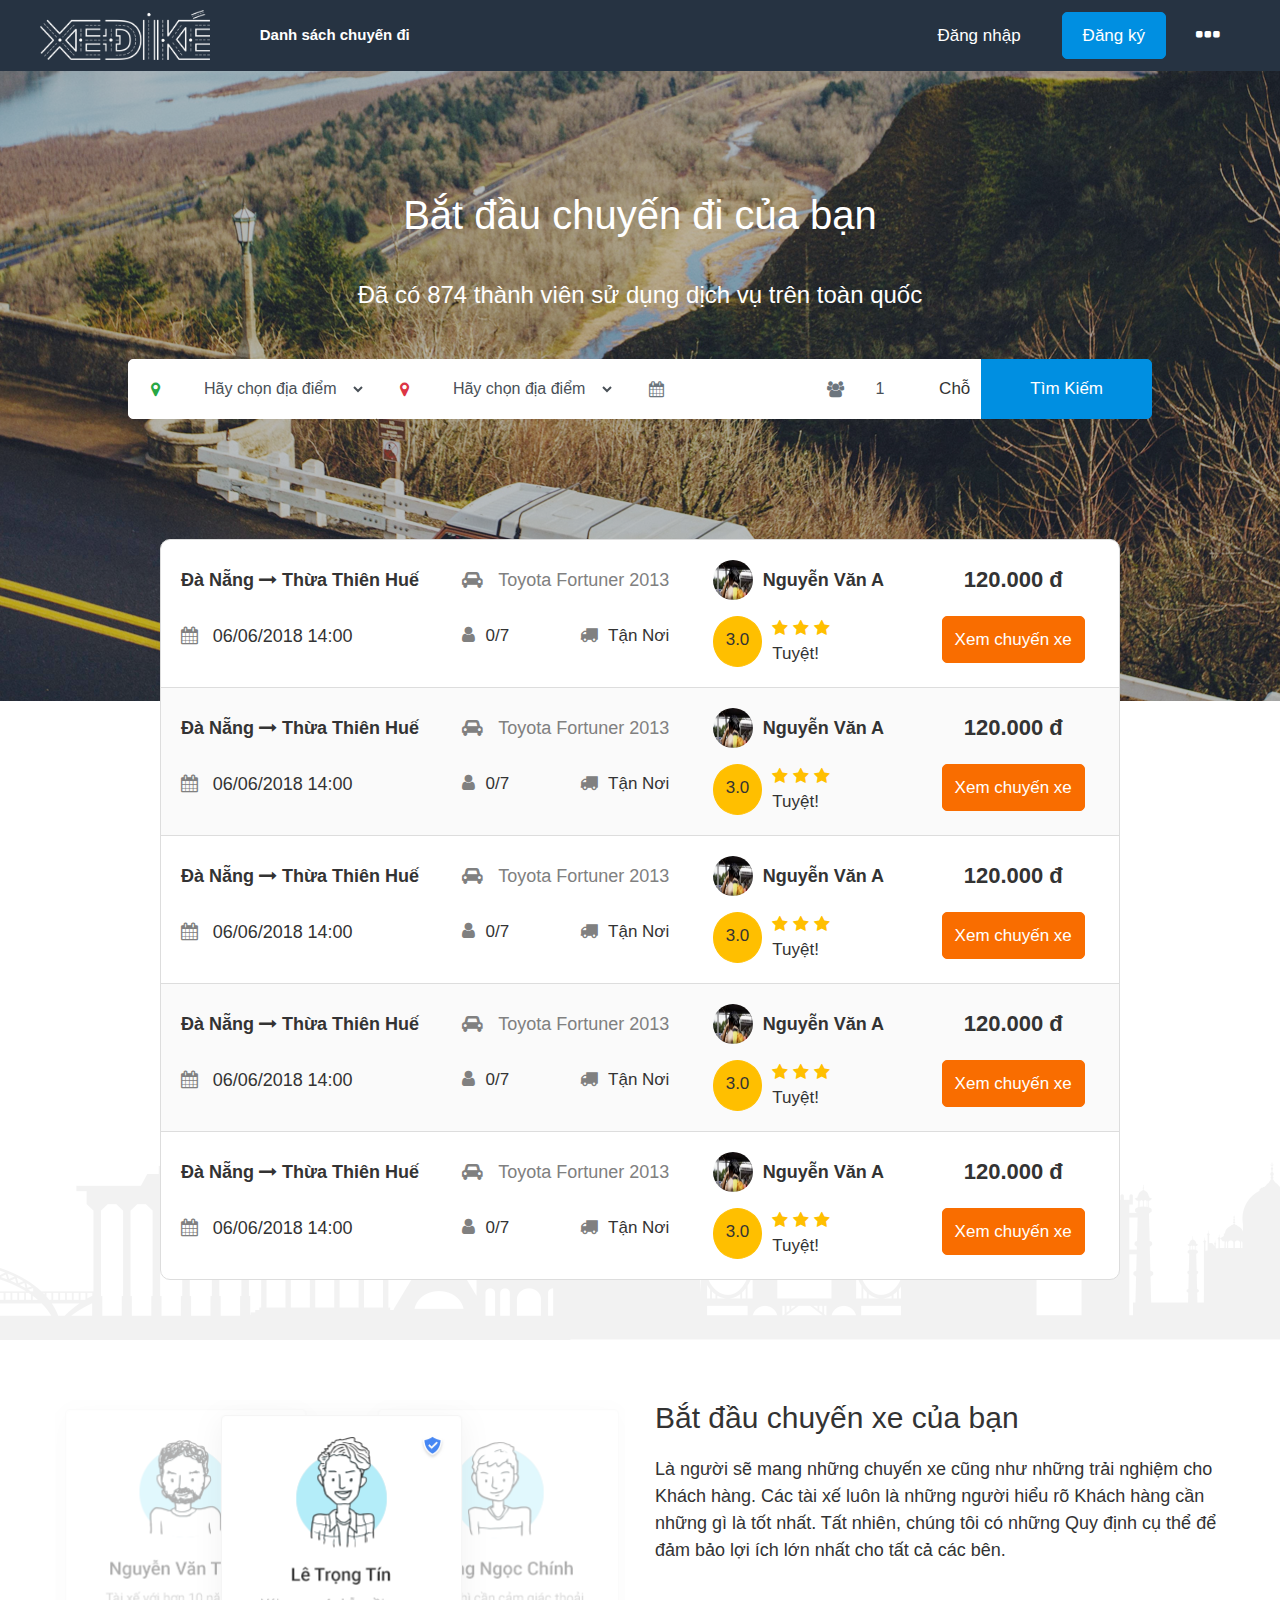
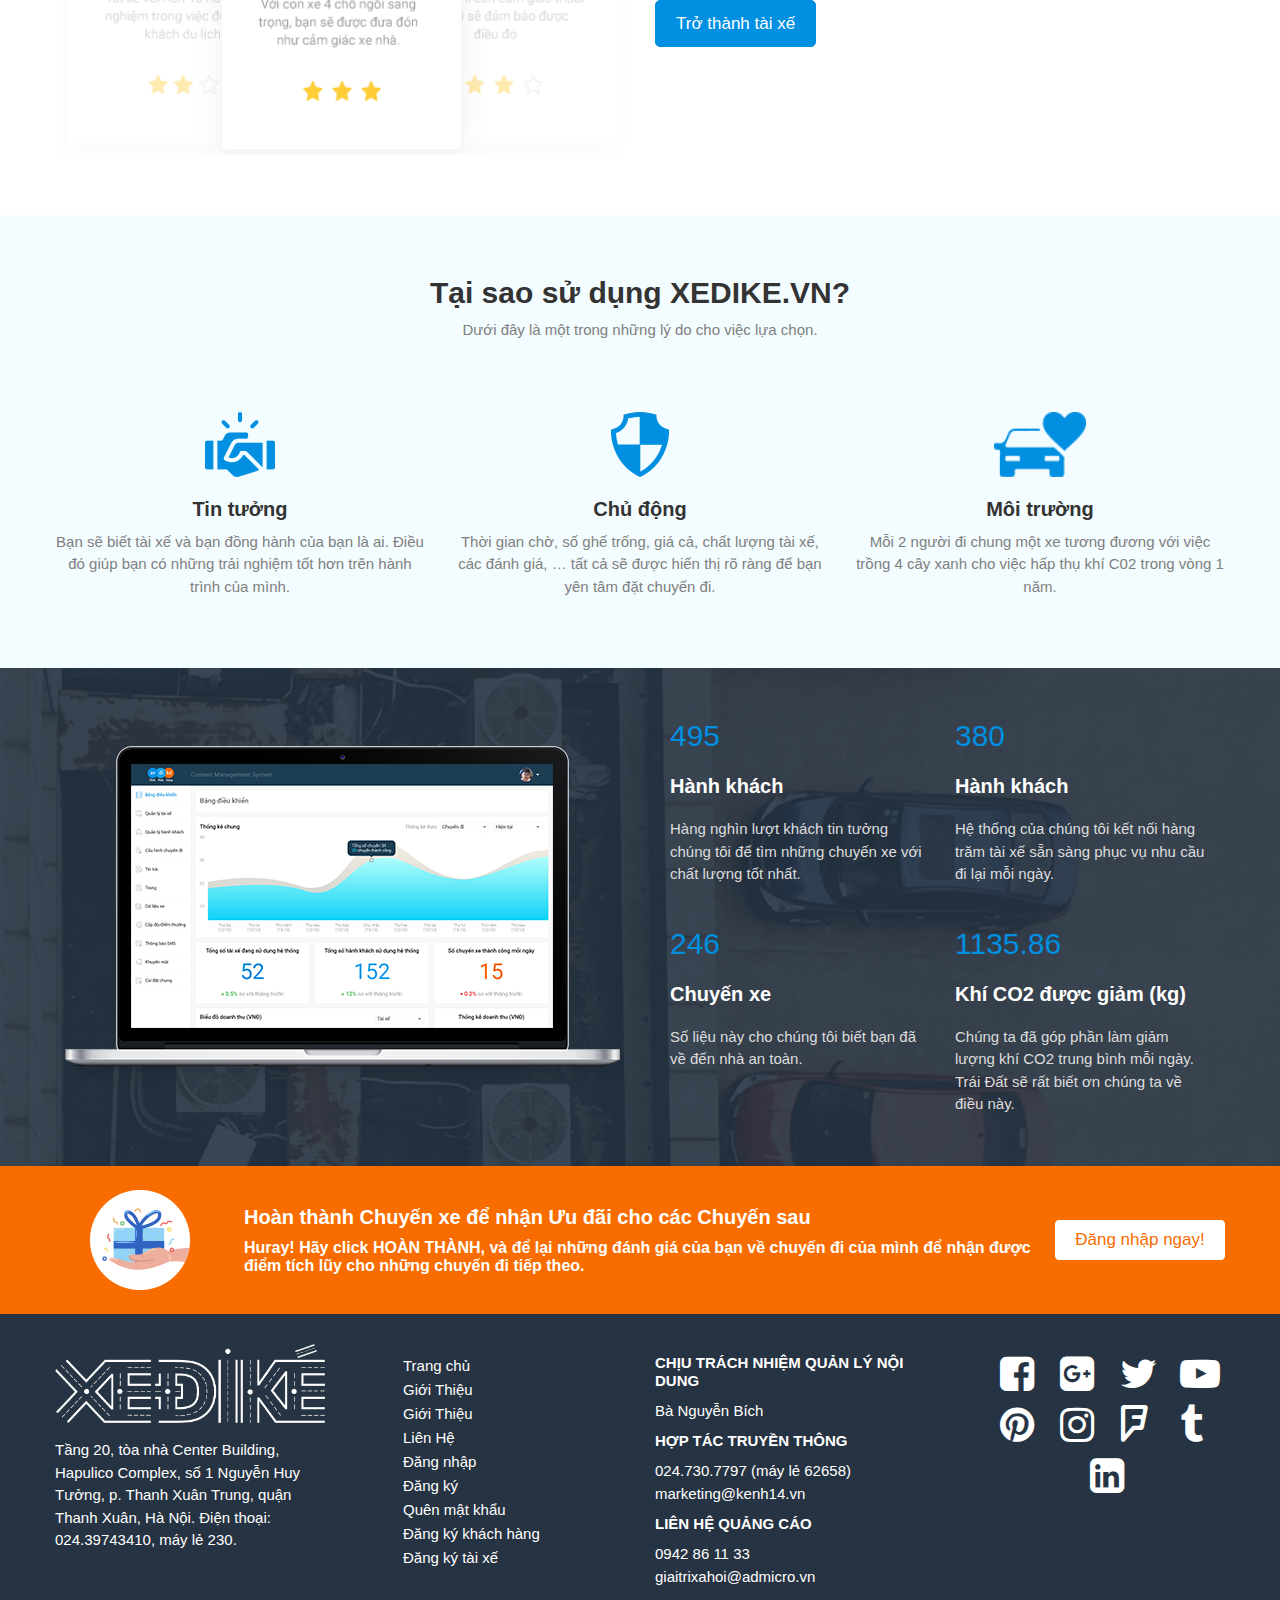
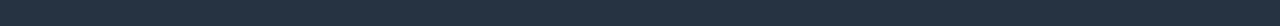
<file: index.html>
<!DOCTYPE html>
<html lang="en">

<head>
    <meta charset="UTF-8">
    <meta name="viewport" content="width=device-width, initial-scale=1.0">
    <meta http-equiv="X-UA-Compatible" content="ie=edge">
    <title>Xe đi ké</title>

    <link rel="stylesheet" href="https://cdnjs.cloudflare.com/ajax/libs/font-awesome/4.7.0/css/font-awesome.min.css">
    <link rel="stylesheet" href="css/bootstrap.min.css">
    <link rel="stylesheet" href="css/animate.css">

    <link rel="stylesheet" href="css/style.css">
    <link href="css/datepicker.min.css" rel="stylesheet" type="text/css">


</head>

<body>


    <section id="header">
        <nav class="navbar navbar--config bg-black navbar-dark">
            <a class="navbar-brand" href="#">
                <img src="img/img_logo_menu_white.png" class="">
            </a>
            <ul class="navbar-nav mr-auto align-items-center ul-left">
                <li class="nav-item text-center py-0">
                    <a class="nav-link" href="#">Danh sách chuyến đi</a>
                </li>
            </ul>

            <div class="d-flex right-menu ml-auto align-items-center ">
                <div class="right-menu-login">
                    <button class="op-modal" data-toggle="modal" data-target="#dangnhapmodal">Đăng nhập</button>
                </div>
                <div class="right-menu-signup">
                    <button class="op-modal" data-toggle="modal" data-target="#dangkymodal">Đăng ký</button>
                </div>
                <div class="right-menu-dropdown dropdown">
                    <a class="text-white" href="#" role="button" id="dropdownMenuLink" data-toggle="dropdown" aria-haspopup="false">
                        <i class="fa fa-ellipsis-h"></i>
                    </a>
                    <div class="dropdown-menu dropdown-menu-right" aria-labelledby="dropdownMenuLink">
                        <a class="dropdown-item" href="#">Số điện thoại : 0123456798</a>
                        <a class="dropdown-item" href="#">Liên hệ</a>
                    </div>
                </div>
            </div>
        </nav>
    </section>

    <!--Modal-->
    <div class="modal fade" id="dangnhapmodal">
        <div class="modal-dialog modal-lg">
            <div class="modal-content">
                <button class="close button-close" data-dismiss="modal">&times;</button>
                <div class="modal-body p-0">
                    <div class="contain-modal">

                        <h2 class="text-center">Đăng nhập</h2>
                        <p class="text-center">Bạn chưa có tài khoản?
                            <a href="" class="op-modal" data-toggle="modal" data-target="#dangkymodal" data-dismiss="modal">Đăng ký</a>
                        </p>
                        <form action="">
                            <div class="form-group input-f">
                                <input type="text" class="form-control" placeholder="Tên tài khoản">
                            </div>

                            <div class="form-group input-f">
                                <input type="text" class="form-control" placeholder="Mật khẩu">
                            </div>

                            <div class="checkbox-login d-flex form-group">
                                <div class="text-left w-50">
                                    <input type="checkbox" class="ml-2">
                                    <span class="pl-2">Ghi nhớ tài khoản</span>
                                </div>
                                <div class="text-right w-50">
                                    <a href="" class="op-modal" data-toggle="modal" data-target="#quen-matkhaumodal" data-dismiss="modal">Quên mật khẩu?</a>
                                </div>
                            </div>
                            <div class="form-group ">
                                <button class="btn form-control btn-login">Đăng nhập</button>
                            </div>
                            <div class="form-group">
                                <div class="title-with-line text-center">
                                    <span>Chỉ dành cho hành khách</span>
                                </div>
                            </div>
                            <div class="form-group">
                                <button class="btn form-control btn-login-fb">
                                    <i class="fa fa-facebook"></i>Đăng nhập bằng
                                    <span>Facebook</span>
                                </button>

                            </div>
                        </form>
                    </div>

                </div>

            </div>
        </div>
    </div>

    <div class="modal fade" id="dangkymodal">
        <div class="modal-dialog">
            <div class="modal-content">
                <button class="close button-close" data-dismiss="modal">&times;</button>
                <div class="modal-body p-0">
                    <div class="contain-modal">
                        <h2 class="text-center">Bạn muốn đăng ký với tài khoản</h2>
                        <p class="text-center">Bạn đã có tài khoản?
                            <a href="#" class="op-modal" data-dismiss="modal" data-toggle="modal" data-target="#dangnhapmodal">Đăng nhập</a>
                        </p>
                    </div>
                    <div class="row m-0">
                        <div class="col-6 p-2">
                            <div class="text-center">
                                <button class="btn-signup op-modal" data-dismiss="modal" data-toggle="modal" data-target="#dangky-khachmodal">
                                    <div class="signup-padding">
                                        <img src="img/img_signup_passenger.png" alt="" class="img-fluid">
                                        <p>Hành Khách</p>
                                    </div>

                                </button>

                            </div>
                        </div>
                        <div class="col-6 p-2">
                            <div class="text-center">
                                <button class="btn-signup op-modal" data-dismiss="modal" data-toggle="modal" data-target="#dangky-taixemodal">
                                    <div class="signup-padding">
                                        <img src="img/img_signup_driver.png" alt="" class="img-fluid">
                                        <p>Tài xế</p>
                                    </div>

                                </button>
                            </div>
                        </div>
                    </div>
                </div>

            </div>
        </div>
    </div>

    <div class="modal fade p-0" id="dangky-khachmodal">
        <div class="modal-dialog">
            <div class="modal-content">
                <button class="close button-close" data-dismiss="modal">&times;</button>
                <div class="modal-body p-0">
                    <div class="contain-modal">


                        <h2 class="text-center">Đăng ký tài khoản hành khách</h2>
                        <p class="text-center">Bạn đã có tài khoản?
                            <a href="#" class="op-modal" data-dismiss="modal" data-toggle="modal" data-target="#dangnhapmodal" >Đăng nhập</a>
                        </p>

                        <form action="">
                            <div class="row m-0">
                                <div class="col-12 p-0">
                                    <div class="form-group input-f">
                                        <input type="text" class="form-control" placeholder="Tên tài khoản">
                                    </div>
                                </div>
                                <div class="col-12 p-0" r>
                                    <div class="form-group input-f">
                                        <input type="text" class="form-control" placeholder="Mật khẩu">
                                    </div>
                                </div>
                                <div class="col-12 p-0" r>
                                    <div class="form-group input-f">
                                        <input type="text" class="form-control" placeholder="Nhập lại mật khẩu">
                                    </div>
                                </div>
                                <div class="col-6 pl-0 pr-1">
                                    <div class="form-group input-hoten">
                                        <input type="text" class="form-control" placeholder="Họ">
                                    </div>
                                </div>
                                <div class="col-6 pl-1 pr-0">
                                    <div class="form-group input-hoten">
                                        <input type="text" class="form-control" placeholder="Tên">
                                    </div>
                                </div>
                                <div class="col-7 col-sm-8 pl-0 pr-1">
                                    <div class="form-group input-sdt-birthday">
                                        <input type="number" class="form-control" placeholder="Số điện thoại">
                                    </div>
                                </div>
                                <div class="col-5 col-sm-4 pl-1 pr-0">
                                    <div class="form-group input-sdt-birthday">
                                        <input type="number" class="form-control" placeholder="Năm Sinh" min="1940" max="2018">
                                    </div>
                                </div>
                            </div>
                            <div class="text-center">
                                <p>
                                    Khi đăng ký tài khoản, mặc định bạn đã đồng ý
                                    <br> với các
                                    <span>
                                        <a href="">Điều khoản</a>
                                    </span> và
                                    <span>
                                        <a href="">Điều kiện hoạt động </a>
                                    </span> của chúng tôi.
                                </p>
                            </div>
                            <div class="form-group ">
                                <button class="btn form-control btn-login">Đăng ký</button>
                            </div>
                            <div class="form-group">
                                <div class="title-with-line text-center">
                                    <span>Chỉ dành cho hành khách</span>
                                </div>
                            </div>
                            <div class="form-group">
                                <button class="btn form-control btn-login-fb">
                                    <i class="fa fa-facebook"></i>Đăng ký bằng
                                    <span>Facebook</span>
                                </button>

                            </div>
                        </form>
                    </div>

                </div>

            </div>
        </div>
    </div>

    <div class="modal fade p-0" id="dangky-taixemodal">
        <div class="modal-dialog">
            <div class="modal-content">
                <button class="close button-close" data-dismiss="modal">&times;</button>
                <div class="modal-body p-0">
                    <div class="contain-modal">


                        <h2 class="text-center">Đăng ký tài khoản tài xế</h2>
                        <p class="text-center">Bạn đã có tài khoản?
                            <a href="" class="op-modal" data-toggle="modal" data-target="#dangnhapmodal" data-dismiss="modal">Đăng nhập</a>
                        </p>

                        <form action="">
                            <div class="row m-0">
                                <div class="col-12 p-0">
                                    <div class="form-group input-f">
                                        <input type="text" class="form-control" placeholder="Tên tài khoản">
                                    </div>
                                </div>
                                <div class="col-12 p-0" r>
                                    <div class="form-group input-f">
                                        <input type="text" class="form-control" placeholder="Mật khẩu">
                                    </div>
                                </div>
                                <div class="col-12 p-0" r>
                                    <div class="form-group input-f">
                                        <input type="text" class="form-control" placeholder="Nhập lại mật khẩu">
                                    </div>
                                </div>
                                <div class="col-6 pl-0 pr-1">
                                    <div class="form-group input-hoten">
                                        <input type="text" class="form-control" placeholder="Họ">
                                    </div>
                                </div>
                                <div class="col-6 pl-1 pr-0">
                                    <div class="form-group input-hoten">
                                        <input type="text" class="form-control" placeholder="Tên">
                                    </div>
                                </div>
                                <div class="col-7 col-sm-8 pl-0 pr-1">
                                    <div class="form-group input-sdt-birthday">
                                        <input type="number" class="form-control" placeholder="Số điện thoại">
                                    </div>
                                </div>
                                <div class="col-5 col-sm-4 pl-1 pr-0">
                                    <div class="form-group input-sdt-birthday">
                                        <input type="number" class="form-control" placeholder="Năm Sinh" min="1940" max="2018">
                                    </div>
                                </div>
                            </div>
                            <div class="text-center">
                                <p>
                                    Khi đăng ký tài khoản, mặc định bạn đã đồng ý
                                    <br> với các
                                    <span>
                                        <a href="">Điều khoản</a>
                                    </span> và
                                    <span>
                                        <a href="">Điều kiện hoạt động </a>
                                    </span> của chúng tôi.
                                </p>
                            </div>
                            <div class="form-group ">
                                <button class="btn form-control btn-login">Đăng ký</button>
                            </div>
                        </form>
                    </div>

                </div>

            </div>
        </div>
    </div>

    <div class="modal fade" id="quen-matkhaumodal">
        <div class="modal-dialog">
            <div class="modal-content">
                <button class="close button-close" data-dismiss="modal">&times;</button>
                <div class="modal-body p-0">
                    <div class="contain-modal">
                        <h2 class="text-center">Lấy lại mật khẩu</h2>
                        <p class="text-center">
                            Nhập số điện thoại của bạn và chúng tôi sẽ gửi cho
                            <br> bạn mã kích hoạt để tạo mật khẩu mới
                        </p>
                        <form action="">
                            <div class="form-group input-sdt-birthday">
                                <input type="number" class="form-control" placeholder="Số điện thoại">
                            </div>
                            <div class="form-group">
                                <button class="btn form-control btn-login">Xác nhận</button>
                            </div>
                        </form>
                    </div>


                </div>

            </div>
        </div>
    </div>
    <!--End Modal-->




    <!--Container-top-->


    <section class="contain-top wow fadeInDown">
        <div class="overplay"></div>
        <div class="main-title text-center">
            <h1>Bắt đầu chuyến đi của bạn</h1>
            <p>Đã có 874 thành viên sử dụng dịch vụ trên toàn quốc</p>
        </div>
        <div class="main-input-group align-items-center">
            <div class="row m-0">
                <div class="col-xl-10 group-content px-0">

                    <div class="row m-0">
                        <div class="col-xl-7 px-0">
                            <div class="row m-0">
                                <div class="col-xl-6 px-0 group-item">

                                    <div class="input-group border-left-main">
                                        <div class="input-group-prepend">
                                            <div class="input-group-text">
                                                <i class="fa fa-map-marker text-success"></i>
                                            </div>
                                        </div>
                                        <select name="" id="select-form" class="form-control ">
                                            <option value="0">Hãy chọn địa điểm đi</option>
                                            <option value="1">Quảng Bình</option>
                                            <option value="2">Quảng Nam</option>
                                            <option value="3">Quảng Trị</option>
                                            <option value="4">Quảng Ngãi</option>
                                        </select>
                                    </div>
                                </div>
                                <div class="col-xl-6 px-0 group-item">

                                    <div class="input-group">
                                        <div class="input-group-prepend">
                                            <div class="input-group-text">
                                                <i class="fa fa-map-marker text-danger"></i>
                                            </div>
                                        </div>
                                        <select name="" id="select-form" class="form-control ">
                                            <option value="0">Hãy chọn địa điểm đến</option>
                                            <option value="1">Đồng Nai</option>
                                            <option value="2">Biên Hòa</option>
                                            <option value="3">Cần Thơ</option>
                                            <option value="4">Vũng Tàu</option>
                                        </select>
                                    </div>
                                </div>
                            </div>
                        </div>
                        <div class="col-xl-5 px-0">
                            <div class="row m-0">
                                <div class="col-6 pl-0 pr-2 px-xl-0 group-item">
                                    <div class="input-group">
                                        <div class="input-group-prepend">
                                            <div class="input-group-text">
                                                <i class="fa fa-calendar text-muted"></i>
                                            </div>
                                        </div>
                                        <input id="date" type='text' class="datepicker-here form-control input-form input-date" data-position="bottom left" />
                                    </div>
                                </div>
                                <div class="col-6  pl-2 pr-0 px-xl-0 group-item">
                                    <div class="input-group">
                                        <div class="input-group-prepend">
                                            <div class="input-group-text">
                                                <i class="fa fa-users text-muted"></i>
                                            </div>
                                        </div>
                                        <input type="number" value="1" min="1" class="form-control input-form input-number" required>
                                        <span class="number-title">Chỗ</span>
                                    </div>
                                </div>
                            </div>

                        </div>
                    </div>
                </div>
                <div class="col-xl-2 px-0">

                    <button class="btn w-100 h-100 text-white text-center">Tìm Kiếm</button>


                </div>
            </div>
        </div>
        <div class="container-content">
            <div class="container-item">
                <div class="item merge-col1-2">
                    <p class="title">
                        <span>Đà Nẵng</span>
                        <i class="fa fa-long-arrow-right"></i>
                        <span>Thừa Thiên Huế</span>
                    </p>
                </div>
                <div class="item">
                    <p class="date">
                        <i class="fa fa-calendar"></i>
                        <span>06/06/2018</span>
                        <span>14:00</span>
                    </p>
                </div>
                <div class="item">
                    <p class="vehicle">
                        <i class="fa fa-car"></i>
                        <span>Toyota Fortuner 2013</span>
                    </p>
                </div>
                <div class="item merge-col4-5">
                    <div class="d-flex info">
                        <p class="text-left w-50">
                            <i class="fa fa-user"></i>0/7
                        </p>
                        <p class=" w-50">
                            <i class="fa fa-truck"></i>Tận Nơi
                        </p>
                    </div>
                </div>
                <div class="item">
                    <div class="name">
                        <img src="img/avatar-01.jpg" alt="" class="img-fluid">
                        <p class="">Nguyễn Văn A</p>
                    </div>
                </div>
                <div class="item">
                    <div class="rating">
                        <div class="rating-point">
                            3.0
                        </div>
                        <div class="rating-comment d-flex flex-column">
                            <div class="rating-star">
                                <i class="fa fa-star"></i>
                                <i class="fa fa-star"></i>
                                <i class="fa fa-star"></i>
                            </div>
                            <div class="comment">
                                Tuyệt!
                            </div>
                        </div>
                    </div>
                </div>
                <div class="item">
                    <div class="price">
                        <p>120.000 đ</p>
                    </div>
                </div>
                <div class="item">
                    <div class="detail-trip">
                        <button>Xem chuyến xe</button>
                    </div>
                </div>
            </div>
            <div class="container-item bg-grey">
                <div class="item merge-col1-2">
                    <p class="title">
                        <span>Đà Nẵng</span>
                        <i class="fa fa-long-arrow-right"></i>
                        <span>Thừa Thiên Huế</span>
                    </p>
                </div>
                <div class="item">
                    <p class="date">
                        <i class="fa fa-calendar"></i>
                        <span>06/06/2018</span>
                        <span>14:00</span>
                    </p>
                </div>
                <div class="item">
                    <p class="vehicle">
                        <i class="fa fa-car"></i>
                        <span>Toyota Fortuner 2013</span>
                    </p>
                </div>
                <div class="item merge-col4-5">
                    <div class="d-flex info">
                        <p class="text-left w-50">
                            <i class="fa fa-user"></i>0/7
                        </p>
                        <p class=" w-50">
                            <i class="fa fa-truck"></i>Tận Nơi
                        </p>
                    </div>
                </div>
                <div class="item">
                    <div class="name">
                        <img src="img/avatar-01.jpg" alt="" class="img-fluid">
                        <p class="">Nguyễn Văn A</p>
                    </div>
                </div>
                <div class="item">
                    <div class="rating">
                        <div class="rating-point">
                            3.0
                        </div>
                        <div class="rating-comment d-flex flex-column">
                            <div class="rating-star">
                                <i class="fa fa-star"></i>
                                <i class="fa fa-star"></i>
                                <i class="fa fa-star"></i>
                            </div>
                            <div class="comment">
                                Tuyệt!
                            </div>
                        </div>
                    </div>
                </div>
                <div class="item">
                    <div class="price">
                        <p>120.000 đ</p>
                    </div>
                </div>
                <div class="item">
                    <div class="detail-trip">
                        <button>Xem chuyến xe</button>
                    </div>
                </div>
            </div>
            <div class="container-item">
                <div class="item merge-col1-2">
                    <p class="title">
                        <span>Đà Nẵng</span>
                        <i class="fa fa-long-arrow-right"></i>
                        <span>Thừa Thiên Huế</span>
                    </p>
                </div>
                <div class="item">
                    <p class="date">
                        <i class="fa fa-calendar"></i>
                        <span>06/06/2018</span>
                        <span>14:00</span>
                    </p>
                </div>
                <div class="item">
                    <p class="vehicle">
                        <i class="fa fa-car"></i>
                        <span>Toyota Fortuner 2013</span>
                    </p>
                </div>
                <div class="item merge-col4-5">
                    <div class="d-flex info">
                        <p class="text-left w-50">
                            <i class="fa fa-user"></i>0/7
                        </p>
                        <p class=" w-50">
                            <i class="fa fa-truck"></i>Tận Nơi
                        </p>
                    </div>
                </div>
                <div class="item">
                    <div class="name">
                        <img src="img/avatar-01.jpg" alt="" class="img-fluid">
                        <p class="">Nguyễn Văn A</p>
                    </div>
                </div>
                <div class="item">
                    <div class="rating">
                        <div class="rating-point">
                            3.0
                        </div>
                        <div class="rating-comment d-flex flex-column">
                            <div class="rating-star">
                                <i class="fa fa-star"></i>
                                <i class="fa fa-star"></i>
                                <i class="fa fa-star"></i>
                            </div>
                            <div class="comment">
                                Tuyệt!
                            </div>
                        </div>
                    </div>
                </div>
                <div class="item">
                    <div class="price">
                        <p>120.000 đ</p>
                    </div>
                </div>
                <div class="item">
                    <div class="detail-trip">
                        <button>Xem chuyến xe</button>
                    </div>
                </div>
            </div>
            <div class="container-item bg-grey">
                <div class="item merge-col1-2">
                    <p class="title">
                        <span>Đà Nẵng</span>
                        <i class="fa fa-long-arrow-right"></i>
                        <span>Thừa Thiên Huế</span>
                    </p>
                </div>
                <div class="item">
                    <p class="date">
                        <i class="fa fa-calendar"></i>
                        <span>06/06/2018</span>
                        <span>14:00</span>
                    </p>
                </div>
                <div class="item">
                    <p class="vehicle">
                        <i class="fa fa-car"></i>
                        <span>Toyota Fortuner 2013</span>
                    </p>
                </div>
                <div class="item merge-col4-5">
                    <div class="d-flex info">
                        <p class="text-left w-50">
                            <i class="fa fa-user"></i>0/7
                        </p>
                        <p class=" w-50">
                            <i class="fa fa-truck"></i>Tận Nơi
                        </p>
                    </div>
                </div>
                <div class="item">
                    <div class="name">
                        <img src="img/avatar-01.jpg" alt="" class="img-fluid">
                        <p class="">Nguyễn Văn A</p>
                    </div>
                </div>
                <div class="item">
                    <div class="rating">
                        <div class="rating-point">
                            3.0
                        </div>
                        <div class="rating-comment d-flex flex-column">
                            <div class="rating-star">
                                <i class="fa fa-star"></i>
                                <i class="fa fa-star"></i>
                                <i class="fa fa-star"></i>
                            </div>
                            <div class="comment">
                                Tuyệt!
                            </div>
                        </div>
                    </div>
                </div>
                <div class="item">
                    <div class="price">
                        <p>120.000 đ</p>
                    </div>
                </div>
                <div class="item">
                    <div class="detail-trip">
                        <button>Xem chuyến xe</button>
                    </div>
                </div>
            </div>
            <div class="container-item">
                <div class="item merge-col1-2">
                    <p class="title">
                        <span>Đà Nẵng</span>
                        <i class="fa fa-long-arrow-right"></i>
                        <span>Thừa Thiên Huế</span>
                    </p>
                </div>
                <div class="item">
                    <p class="date">
                        <i class="fa fa-calendar"></i>
                        <span>06/06/2018</span>
                        <span>14:00</span>
                    </p>
                </div>
                <div class="item">
                    <p class="vehicle">
                        <i class="fa fa-car"></i>
                        <span>Toyota Fortuner 2013</span>
                    </p>
                </div>
                <div class="item merge-col4-5">
                    <div class="d-flex info">
                        <p class="text-left w-50">
                            <i class="fa fa-user"></i>0/7
                        </p>
                        <p class=" w-50">
                            <i class="fa fa-truck"></i>Tận Nơi
                        </p>
                    </div>
                </div>
                <div class="item">
                    <div class="name">
                        <img src="img/avatar-01.jpg" alt="" class="img-fluid">
                        <p class="">Nguyễn Văn A</p>
                    </div>
                </div>
                <div class="item">
                    <div class="rating">
                        <div class="rating-point">
                            3.0
                        </div>
                        <div class="rating-comment d-flex flex-column">
                            <div class="rating-star">
                                <i class="fa fa-star"></i>
                                <i class="fa fa-star"></i>
                                <i class="fa fa-star"></i>
                            </div>
                            <div class="comment">
                                Tuyệt!
                            </div>
                        </div>
                    </div>
                </div>
                <div class="item">
                    <div class="price">
                        <p>120.000 đ</p>
                    </div>
                </div>
                <div class="item">
                    <div class="detail-trip">
                        <button>Xem chuyến xe</button>
                    </div>
                </div>
            </div>
        </div>
    </section>
    <!--End Container-top-->

    <!--Intro-->
    <section class="intro wow fadeInDown">

        <div class="content">
            <div class="row m-0">
                <div class="col-md-6">
                    <div class="intro-img text-center">
                        <img src="img/intro.PNG" class="img-left img-fluid h-100 w-100">
                    </div>
                </div>

                <div class="col-md-6">
                    <div class="intro-detail">
                        <h1>Bắt đầu chuyến xe của bạn</h1>
                        <p>Là người sẽ mang những chuyến xe cũng như những trải nghiệm cho Khách hàng. Các tài xế luôn là những
                            người hiểu rõ Khách hàng cần những gì là tốt nhất. Tất nhiên, chúng tôi có những Quy định cụ
                            thể để đảm bảo lợi ích lớn nhất cho tất cả các bên.</p>
                        <button>Trở thành tài xế</button>
                    </div>
                </div>
            </div>
        </div>
    </section>
    <!--End Intro-->

    <!--About us-->
    <section class="about-us wow bounceIn">
        <div class="contain">
            <div class="about-title text-center">
                <h1>Tại sao sử dụng XEDIKE.VN?</h1>
                <p>Dưới đây là một trong những
                    <span>lý do</span> cho việc lựa chọn. </p>
            </div>
            <div class="row m-0">
                <div class="col-md-4">
                    <div class="intro-item">
                        <img src="img/img_trust.png" alt="" class="img-fluid ">
                        <h2>Tin tưởng</h2>
                        <p>Bạn sẽ biết tài xế và bạn đồng hành của bạn là ai. Điều đó giúp bạn có những trải nghiệm tốt hơn
                            trên hành trình của mình.</p>
                    </div>
                </div>
                <div class="col-md-4">
                    <div class="intro-item">
                        <img src="img/img_safe.png" alt="" class="img-fluid ">
                        <h2>Chủ động</h2>
                        <p>Thời gian chờ, số ghế trống, giá cả, chất lượng tài xế, các đánh giá, … tất cả sẽ được hiển thị rõ
                            ràng để bạn yên tâm đặt chuyến đi.</p>
                    </div>
                </div>
                <div class="col-md-4">
                    <div class="intro-item">
                        <img src="img/img_love_car.png" alt="" class="img-fluid ">
                        <h2>Môi trường</h2>
                        <p>Mỗi 2 người đi chung một xe tương đương với việc trồng 4 cây xanh cho việc hấp thụ khí C02 trong
                            vòng 1 năm.</p>
                    </div>
                </div>
            </div>
        </div>
    </section>
    <!--End About us-->

    <!--News-->
    <section class="news wow fadeInLeft">
        <div class="overlay"></div>
        <div class="contain">

            <div class="row m-0">
                <div class="col-lg-6 vertical-item">
                    <div class="text-center ">
                        <img src="img/img_mac.png" alt="" class="img-fluid w-100 h-100 ">
                    </div>
                </div>
                <div class="col-lg-6">
                    <div class="row m-0">
                        <div class="col-md-6">
                            <div class="news-item">
                                <h1>495</h1>
                                <h2>Hành khách</h2>
                                <p>Hàng nghìn lượt khách tin tưởng chúng tôi để tìm những chuyến xe với chất lượng tốt nhất.
                                </p>
                            </div>
                        </div>
                        <div class="col-md-6">
                            <div class="news-item">
                                <h1>380</h1>
                                <h2>Hành khách</h2>
                                <p>Hệ thống của chúng tôi kết nối hàng trăm tài xế sẵn sàng phục vụ nhu cầu đi lại mỗi ngày.
                                </p>
                            </div>
                        </div>
                        <div class="col-md-6">
                            <div class="news-item">
                                <h1>246</h1>
                                <h2>Chuyến xe</h2>
                                <p>Số liệu này cho chúng tôi biết bạn đã về đến nhà an toàn.
                                </p>
                            </div>
                        </div>
                        <div class="col-md-6">
                            <div class="news-item">
                                <h1>1135.86</h1>
                                <h2>Khí CO2 được giảm (kg)</h2>
                                <p>Chúng ta đã góp phần làm giảm lượng khí CO2 trung bình mỗi ngày.
                                    <br> Trái Đất sẽ rất biết ơn chúng ta về điều này.
                                </p>
                            </div>
                        </div>
                    </div>
                </div>
            </div>



        </div>
    </section>
    <!--End News-->

    <!--REf-->
    <section class="ref wow fadeInRight">
        <div class="contain">
            <div class="row m-0">
                <div class="col-lg-2 p-1 vertical-item">
                    <div class="ref-item text-center">
                        <img src="img/img_gift.png" alt="" class="img-fluid">
                    </div>
                </div>
                <div class="col-lg-8 p-1 vertical-item d-n">
                    <div class="ref-item">
                        <div class="detail">
                            <h2>
                                Hoàn thành Chuyến xe để nhận Ưu đãi cho các Chuyến sau</h2>
                            <p>Huray! Hãy click HOÀN THÀNH, và để lại những đánh giá của bạn về chuyến đi của mình để nhận được
                                điểm tích lũy cho những chuyến đi tiếp theo.</p>
                        </div>

                    </div>
                </div>
                <div class="col-lg-2 p-1 vertical-item d-n">
                    <div class="ref-item text-center">
                        <button data-toggle="modal" data-target="#dangnhapmodal" data-dismiss="modal">Đăng nhập ngay!</button>
                    </div>
                </div>
            </div>
        </div>
    </section>
    <!--End Ref-->

    <!--Footer-->
    <section id="footer">
        <div class="contain">
            <div class="row m-0">
                <div class="col-lg-3">
                    <div class="footer-item">
                        <div class="logo-footer">
                            <img src="img/img_logo_menu_white.png" alt="" class="img-fluid">
                        </div>
                        <p class=" py-3">Tầng 20, tòa nhà Center Building, Hapulico Complex, số 1 Nguyễn Huy Tưởng, p. Thanh Xuân Trung, quận
                            Thanh Xuân, Hà Nội. Điện thoại: 024.39743410, máy lẻ 230.</p>
                    </div>
                </div>
                <div class="col-lg-3">
                    <div class="footer-item">
                        <ul class="pl-lg-5">
                            <li>
                                <a href="#">Trang chủ</a>
                            </li>
                            <li>
                                <a href="#">Giới Thiệu</a>
                            </li>
                            <li>
                                <a href="#">Giới Thiệu</a>
                            </li>
                            <li>
                                <a href="#">Liên Hệ</a>
                            </li>
                            <li>
                                <a href="#">Đăng nhập</a>
                            </li>
                            <li>
                                <a href="#">Đăng ký</a>
                            </li>
                            <li>
                                <a href="#">Quên mật khẩu</a>
                            </li>
                            <li>
                                <a href="#">Đăng ký khách hàng</a>
                            </li>
                            <li>
                                <a href="#">Đăng ký tài xế</a>
                            </li>
                        </ul>
                    </div>
                </div>
                <div class="col-lg-3">
                    <div class="footer-item">
                        <p></p>
                        <h2>CHỊU TRÁCH NHIỆM QUẢN LÝ NỘI DUNG</h2>
                        <p>Bà Nguyễn Bích</p>
                        <h2>HỢP TÁC TRUYỀN THÔNG</h2>
                        <p>024.730.7797 (máy lẻ 62658)</p>
                        <p>marketing@kenh14.vn</p>
                        <h2>LIÊN HỆ QUẢNG CÁO</h2>
                        <p> 0942 86 11 33</p>
                        <p>giaitrixahoi@admicro.vn</p>
                    </div>
                </div>
                <div class="col-lg-3">
                    <div class="footer-item">
                        <ul class="d-flex p-0 m-0 justify-content-center">
                            <li>
                                <a href="#">
                                    <i class="fa fa-facebook-square"></i>
                                </a>
                            </li>
                            <li>
                                <a href="#">
                                    <i class="fa fa-google-plus-square"></i>
                                </a>
                            </li>
                            <li>
                                <a href="#">
                                    <i class="fa fa-twitter"></i>
                                </a>
                            </li>
                            <li>
                                <a href="#">
                                    <i class="fa fa-youtube-play"></i>
                                </a>
                            </li>
                            <li>
                                <a href="#">
                                    <i class="fa fa-pinterest"></i>
                                </a>
                            </li>
                            <li>
                                <a href="#">
                                    <i class="fa fa-instagram"></i>
                                </a>
                            </li>
                            <li>
                                <a href="#">
                                    <i class="fa fa-foursquare"></i>
                                </a>
                            </li>
                            <li>
                                <a href="#">
                                    <i class="fa fa-tumblr"></i>
                                </a>
                            </li>
                            <li>
                                <a href="#">
                                    <i class="fa fa-linkedin-square"></i>
                                </a>
                            </li>
                        </ul>
                    </div>
                </div>
            </div>
        </div>
    </section>
    <!--End Footer-->


    <script src="js/jquery.min.js"></script>
    <script src="js/popper.min.js"></script>
    <script src="js/bootstrap.min.js"></script>

    <script src="js/datepicker.min.js"></script>
    <script src="js/wow.min.js"></script>    
    <script src="js/custom.js"></script>

</body>

</html>
</file>
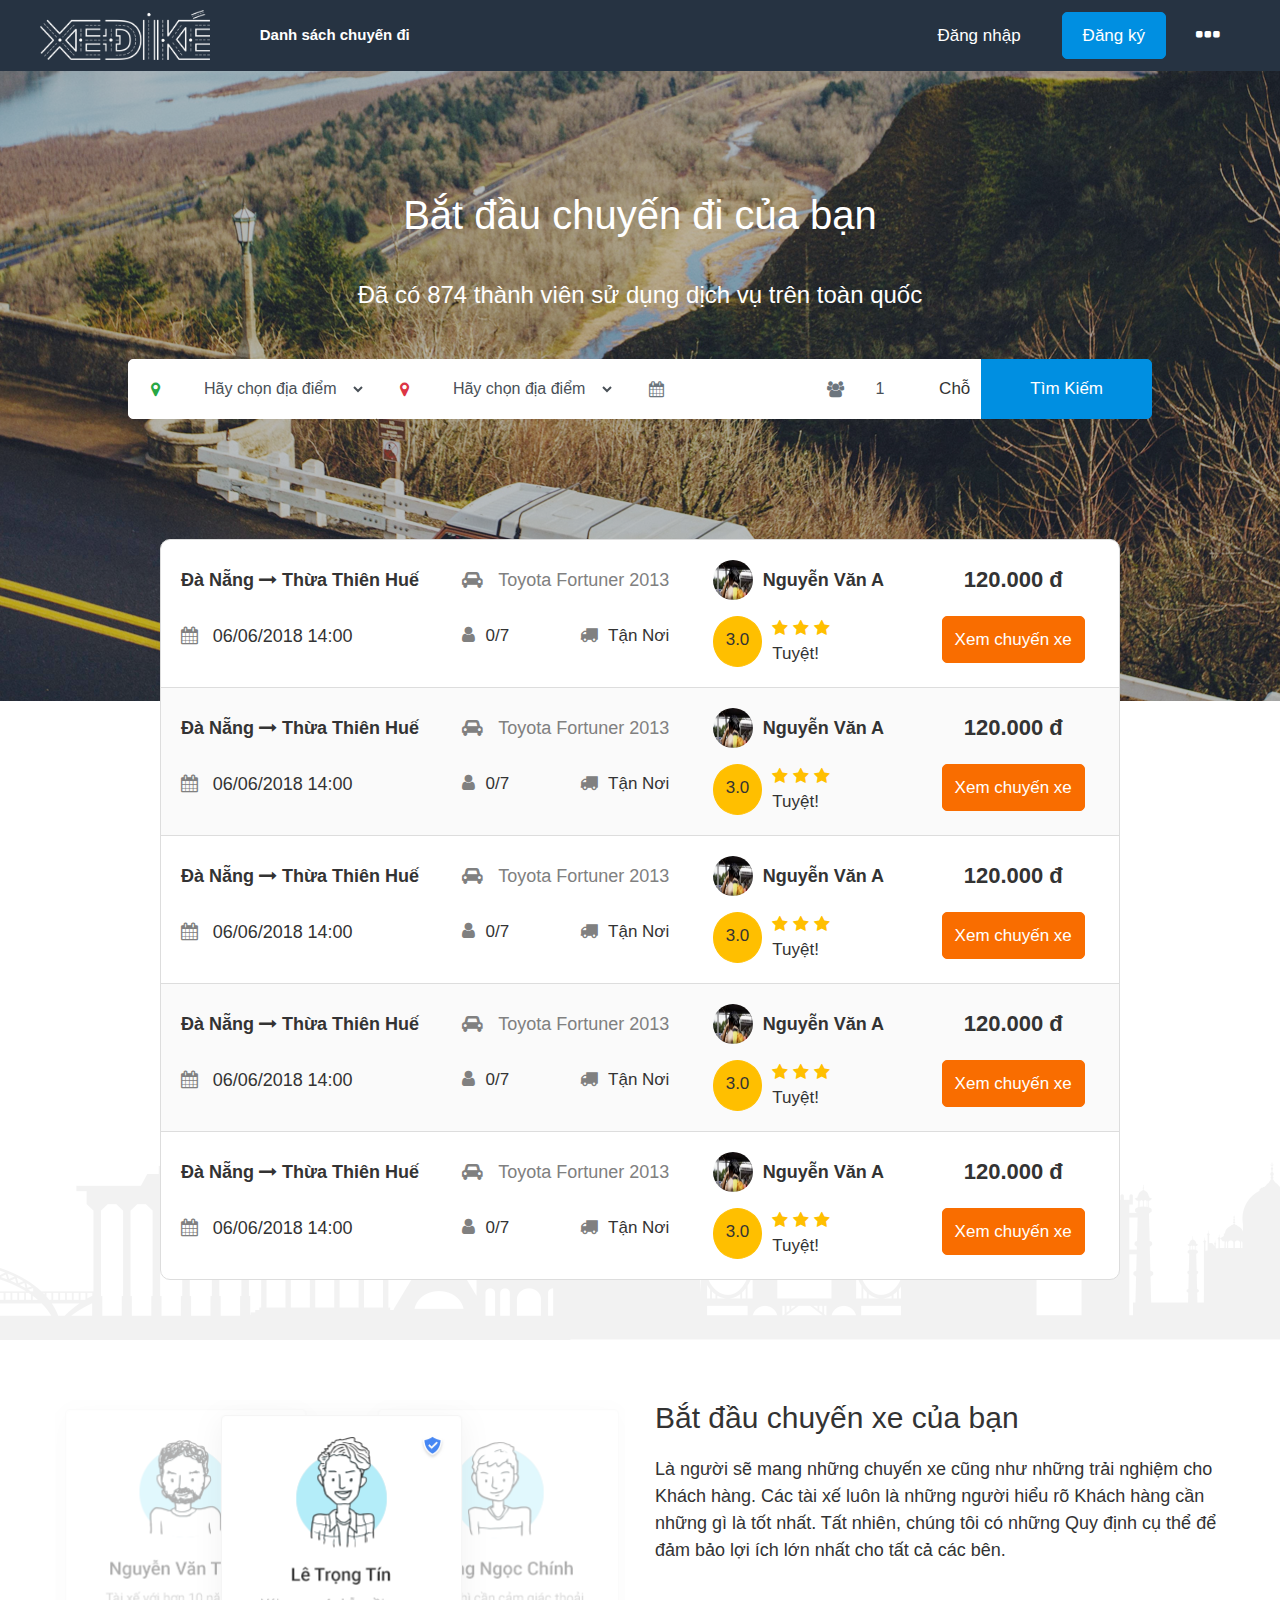
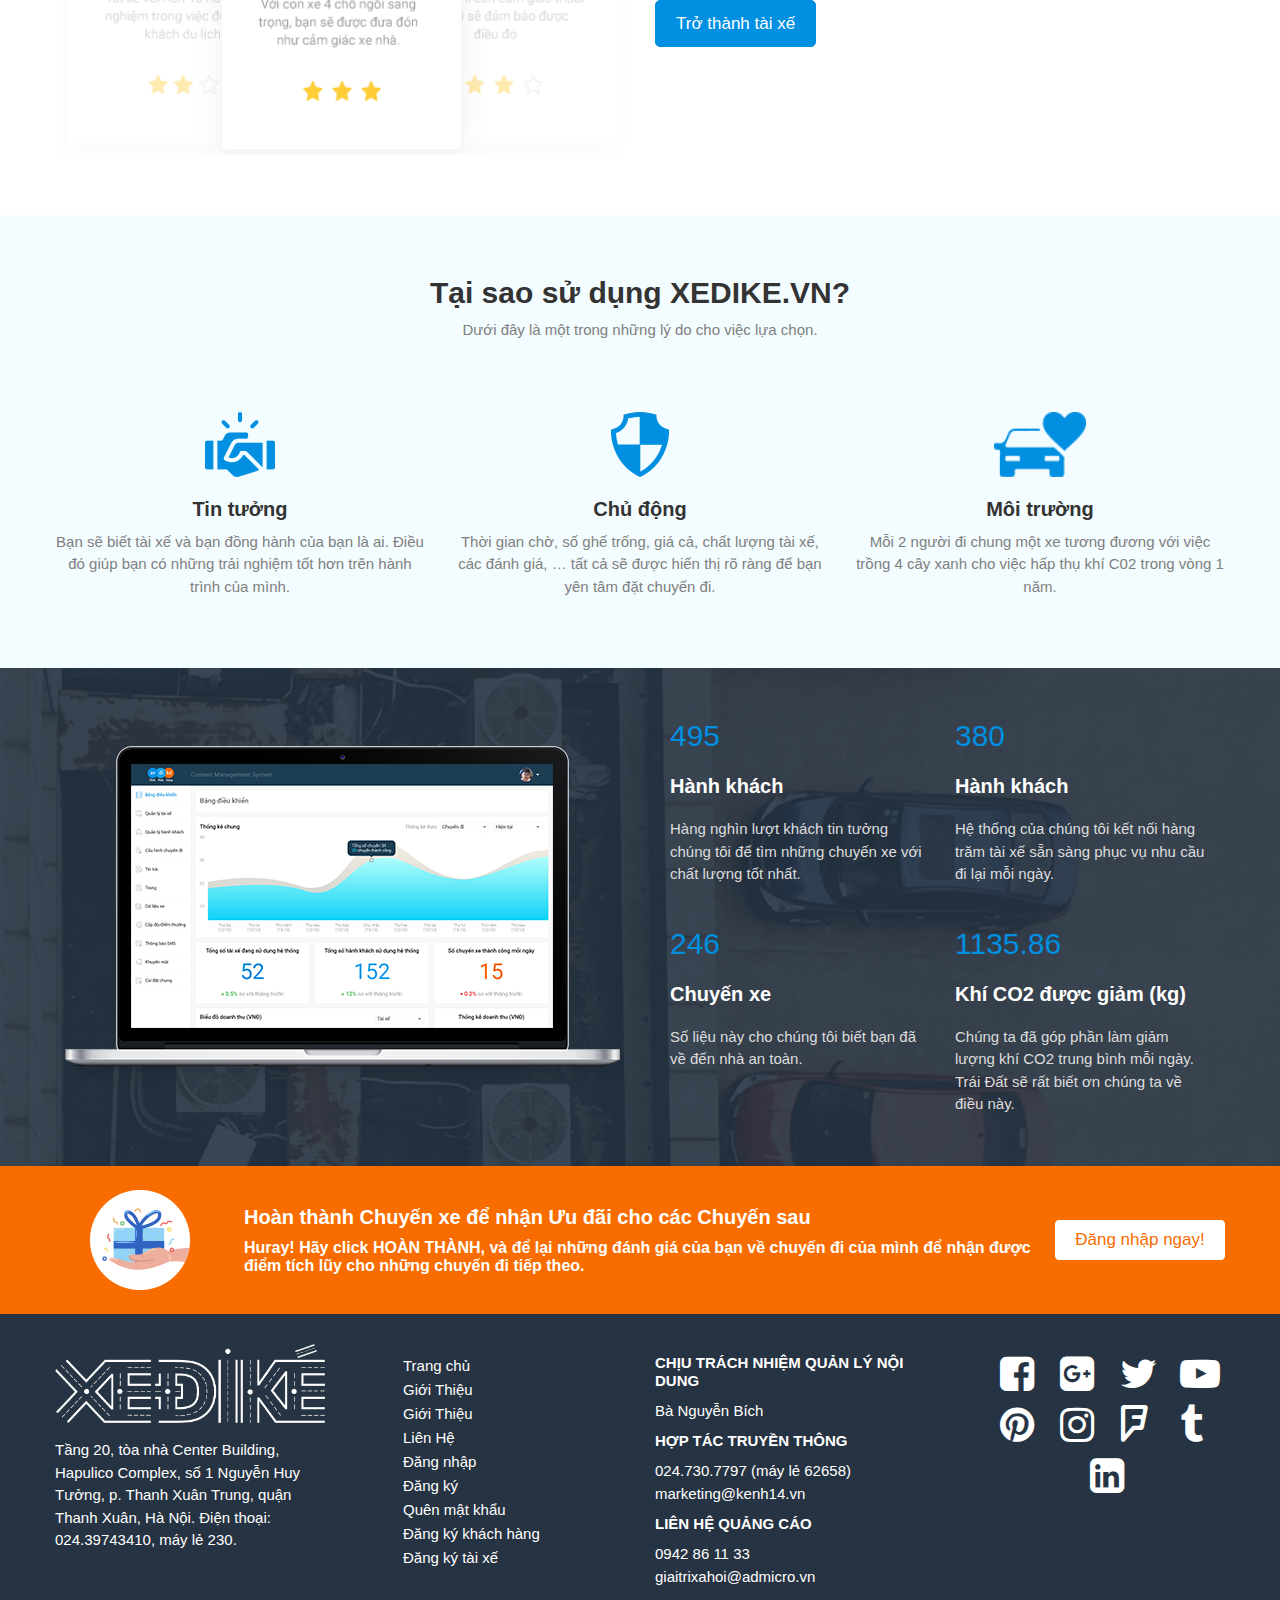
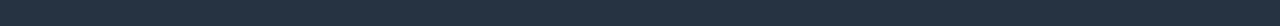
<file: Xedike/index.html>
<!DOCTYPE html>
<html lang="en">

<head>
    <meta charset="UTF-8">
    <meta name="viewport" content="width=device-width, initial-scale=1.0">
    <meta http-equiv="X-UA-Compatible" content="ie=edge">
    <title>Document</title>

    <link rel="stylesheet" href="https://cdnjs.cloudflare.com/ajax/libs/font-awesome/4.7.0/css/font-awesome.min.css">
    <link rel="stylesheet" href="css/bootstrap.min.css">
    <link rel="stylesheet" href="css/animate.css">

    <link rel="stylesheet" href="css/style.css">
    <link href="css/datepicker.min.css" rel="stylesheet" type="text/css">


</head>

<body>


    <section id="header">
        <nav class="navbar navbar--config bg-black navbar-dark">
            <a class="navbar-brand" href="#">
                <img src="img/img_logo_menu_white.png" class="">
            </a>
            <ul class="navbar-nav mr-auto align-items-center ul-left">
                <li class="nav-item text-center py-0">
                    <a class="nav-link" href="#">Danh sách chuyến đi</a>
                </li>
            </ul>

            <div class="d-flex right-menu ml-auto align-items-center ">
                <div class="right-menu-login">
                    <button class="" data-toggle="modal" data-target="#dangnhapmodal">Đăng nhập</button>
                </div>
                <div class="right-menu-signup">
                    <button class="" data-toggle="modal" data-target="#dangkymodal">Đăng ký</button>
                </div>
                <div class="right-menu-dropdown dropdown">
                    <a class="text-white" href="#" role="button" id="dropdownMenuLink" data-toggle="dropdown" aria-haspopup="false">
                        <i class="fa fa-ellipsis-h"></i>
                    </a>
                    <div class="dropdown-menu dropdown-menu-right" aria-labelledby="dropdownMenuLink">
                        <a class="dropdown-item" href="#">Số điện thoại : 0123456798</a>
                        <a class="dropdown-item" href="#">Liên hệ</a>
                    </div>
                </div>
            </div>
        </nav>
    </section>

    <!--Modal-->
    <div class="modal fade" id="dangnhapmodal">
        <div class="modal-dialog modal-lg">
            <div class="modal-content">
                <button class="close button-close" data-dismiss="modal">&times;</button>
                <div class="modal-body p-0">
                    <div class="contain-modal">

                        <h2 class="text-center">Đăng nhập</h2>
                        <p class="text-center">Bạn chưa có tài khoản?
                            <a href="" data-toggle="modal" data-target="#dangkymodal" data-dismiss="modal">Đăng ký</a>
                        </p>
                        <form action="">
                            <div class="form-group input-f">
                                <input type="text" class="form-control" placeholder="Tên tài khoản">
                            </div>

                            <div class="form-group input-f">
                                <input type="text" class="form-control" placeholder="Mật khẩu">
                            </div>

                            <div class="checkbox-login d-flex form-group">
                                <div class="text-left w-50">
                                    <input type="checkbox" class="ml-2">
                                    <span class="pl-2">Ghi nhớ tài khoản</span>
                                </div>
                                <div class="text-right w-50">
                                    <a href="" data-toggle="modal" data-target="#quen-matkhaumodal" data-dismiss="modal">Quên mật khẩu?</a>
                                </div>
                            </div>
                            <div class="form-group ">
                                <button class="btn form-control btn-login">Đăng nhập</button>
                            </div>
                            <div class="form-group">
                                <div class="title-with-line text-center">
                                    <span>Chỉ dành cho hành khách</span>
                                </div>
                            </div>
                            <div class="form-group">
                                <button class="btn form-control btn-login-fb">
                                    <i class="fa fa-facebook"></i>Đăng nhập bằng
                                    <span>Facebook</span>
                                </button>

                            </div>
                        </form>
                    </div>

                </div>

            </div>
        </div>
    </div>

    <div class="modal fade" id="dangkymodal">
        <div class="modal-dialog">
            <div class="modal-content">
                <button class="close button-close" data-dismiss="modal">&times;</button>
                <div class="modal-body p-0">
                    <div class="contain-modal">
                        <h2 class="text-center">Bạn muốn đăng ký với tài khoản</h2>
                        <p class="text-center">Bạn đã có tài khoản?
                            <a href="#" class="" data-dismiss="modal" data-toggle="modal" data-target="#dangnhapmodal">Đăng nhập</a>
                        </p>
                    </div>
                    <div class="row m-0">
                        <div class="col-6 p-2">
                            <div class="text-center">
                                <button class="btn-signup" data-dismiss="modal" data-toggle="modal" data-target="#dangky-khachmodal">
                                    <div class="signup-padding">
                                        <img src="img/img_signup_passenger.png" alt="" class="img-fluid">
                                        <p>Hành Khách</p>
                                    </div>

                                </button>

                            </div>
                        </div>
                        <div class="col-6 p-2">
                            <div class="text-center">
                                <button class="btn-signup" data-dismiss="modal" data-toggle="modal" data-target="#dangky-taixemodal">
                                    <div class="signup-padding">
                                        <img src="img/img_signup_driver.png" alt="" class="img-fluid">
                                        <p>Tài xế</p>
                                    </div>

                                </button>
                            </div>
                        </div>
                    </div>
                </div>

            </div>
        </div>
    </div>

    <div class="modal fade p-0" id="dangky-khachmodal">
        <div class="modal-dialog">
            <div class="modal-content">
                <button class="close button-close" data-dismiss="modal">&times;</button>
                <div class="modal-body p-0">
                    <div class="contain-modal">


                        <h2 class="text-center">Đăng ký tài khoản hành khách</h2>
                        <p class="text-center">Bạn đã có tài khoản?
                            <a href="" data-toggle="modal" data-target="#dangnhapmodal" data-dismiss="modal">Đăng nhập</a>
                        </p>

                        <form action="">
                            <div class="row m-0">
                                <div class="col-12 p-0">
                                    <div class="form-group input-f">
                                        <input type="text" class="form-control" placeholder="Tên tài khoản">
                                    </div>
                                </div>
                                <div class="col-12 p-0" r>
                                    <div class="form-group input-f">
                                        <input type="text" class="form-control" placeholder="Mật khẩu">
                                    </div>
                                </div>
                                <div class="col-12 p-0" r>
                                    <div class="form-group input-f">
                                        <input type="text" class="form-control" placeholder="Nhập lại mật khẩu">
                                    </div>
                                </div>
                                <div class="col-6 pl-0 pr-1">
                                    <div class="form-group input-hoten">
                                        <input type="text" class="form-control" placeholder="Họ">
                                    </div>
                                </div>
                                <div class="col-6 pl-1 pr-0">
                                    <div class="form-group input-hoten">
                                        <input type="text" class="form-control" placeholder="Tên">
                                    </div>
                                </div>
                                <div class="col-7 col-sm-8 pl-0 pr-1">
                                    <div class="form-group input-sdt-birthday">
                                        <input type="number" class="form-control" placeholder="Số điện thoại">
                                    </div>
                                </div>
                                <div class="col-5 col-sm-4 pl-1 pr-0">
                                    <div class="form-group input-sdt-birthday">
                                        <input type="number" class="form-control" placeholder="Năm Sinh" min="1940" max="2018">
                                    </div>
                                </div>
                            </div>
                            <div class="text-center">
                                <p>
                                    Khi đăng ký tài khoản, mặc định bạn đã đồng ý
                                    <br> với các
                                    <span>
                                        <a href="">Điều khoản</a>
                                    </span> và
                                    <span>
                                        <a href="">Điều kiện hoạt động </a>
                                    </span> của chúng tôi.
                                </p>
                            </div>
                            <div class="form-group ">
                                <button class="btn form-control btn-login">Đăng ký</button>
                            </div>
                            <div class="form-group">
                                <div class="title-with-line text-center">
                                    <span>Chỉ dành cho hành khách</span>
                                </div>
                            </div>
                            <div class="form-group">
                                <button class="btn form-control btn-login-fb">
                                    <i class="fa fa-facebook"></i>Đăng ký bằng
                                    <span>Facebook</span>
                                </button>

                            </div>
                        </form>
                    </div>

                </div>

            </div>
        </div>
    </div>

    <div class="modal fade p-0" id="dangky-taixemodal">
        <div class="modal-dialog">
            <div class="modal-content">
                <button class="close button-close" data-dismiss="modal">&times;</button>
                <div class="modal-body p-0">
                    <div class="contain-modal">


                        <h2 class="text-center">Đăng ký tài khoản tài xế</h2>
                        <p class="text-center">Bạn đã có tài khoản?
                            <a href="" data-toggle="modal" data-target="#dangnhapmodal" data-dismiss="modal">Đăng nhập</a>
                        </p>

                        <form action="">
                            <div class="row m-0">
                                <div class="col-12 p-0">
                                    <div class="form-group input-f">
                                        <input type="text" class="form-control" placeholder="Tên tài khoản">
                                    </div>
                                </div>
                                <div class="col-12 p-0" r>
                                    <div class="form-group input-f">
                                        <input type="text" class="form-control" placeholder="Mật khẩu">
                                    </div>
                                </div>
                                <div class="col-12 p-0" r>
                                    <div class="form-group input-f">
                                        <input type="text" class="form-control" placeholder="Nhập lại mật khẩu">
                                    </div>
                                </div>
                                <div class="col-6 pl-0 pr-1">
                                    <div class="form-group input-hoten">
                                        <input type="text" class="form-control" placeholder="Họ">
                                    </div>
                                </div>
                                <div class="col-6 pl-1 pr-0">
                                    <div class="form-group input-hoten">
                                        <input type="text" class="form-control" placeholder="Tên">
                                    </div>
                                </div>
                                <div class="col-7 col-sm-8 pl-0 pr-1">
                                    <div class="form-group input-sdt-birthday">
                                        <input type="number" class="form-control" placeholder="Số điện thoại">
                                    </div>
                                </div>
                                <div class="col-5 col-sm-4 pl-1 pr-0">
                                    <div class="form-group input-sdt-birthday">
                                        <input type="number" class="form-control" placeholder="Năm Sinh" min="1940" max="2018">
                                    </div>
                                </div>
                            </div>
                            <div class="text-center">
                                <p>
                                    Khi đăng ký tài khoản, mặc định bạn đã đồng ý
                                    <br> với các
                                    <span>
                                        <a href="">Điều khoản</a>
                                    </span> và
                                    <span>
                                        <a href="">Điều kiện hoạt động </a>
                                    </span> của chúng tôi.
                                </p>
                            </div>
                            <div class="form-group ">
                                <button class="btn form-control btn-login">Đăng ký</button>
                            </div>
                        </form>
                    </div>

                </div>

            </div>
        </div>
    </div>

    <div class="modal fade" id="quen-matkhaumodal">
        <div class="modal-dialog">
            <div class="modal-content">
                <button class="close button-close" data-dismiss="modal">&times;</button>
                <div class="modal-body p-0">
                    <div class="contain-modal">
                        <h2 class="text-center">Lấy lại mật khẩu</h2>
                        <p class="text-center">
                            Nhập số điện thoại của bạn và chúng tôi sẽ gửi cho
                            <br> bạn mã kích hoạt để tạo mật khẩu mới
                        </p>
                        <form action="">
                            <div class="form-group input-sdt-birthday">
                                <input type="number" class="form-control" placeholder="Số điện thoại">
                            </div>
                            <div class="form-group">
                                <button class="btn form-control btn-login">Đăng ký</button>
                            </div>
                        </form>
                    </div>


                </div>

            </div>
        </div>
    </div>
    <!--End Modal-->




    <!--Container-top-->


    <section class="contain-top wow fadeInDown">
        <div class="overplay"></div>
        <div class="main-title text-center">
            <h1>Bắt đầu chuyến đi của bạn</h1>
            <p>Đã có 874 thành viên sử dụng dịch vụ trên toàn quốc</p>
        </div>
        <div class="main-input-group align-items-center">
            <div class="row m-0">
                <div class="col-xl-10 group-content px-0">

                    <div class="row m-0">
                        <div class="col-xl-7 px-0">
                            <div class="row m-0">
                                <div class="col-xl-6 px-0 group-item">

                                    <div class="input-group border-left-main">
                                        <div class="input-group-prepend">
                                            <div class="input-group-text">
                                                <i class="fa fa-map-marker text-success"></i>
                                            </div>
                                        </div>
                                        <select name="" id="select-form" class="form-control ">
                                            <option value="0">Hãy chọn địa điểm đi</option>
                                            <option value="1">Quảng Bình</option>
                                            <option value="2">Quảng Nam</option>
                                            <option value="3">Quảng Trị</option>
                                            <option value="4">Quảng Ngãi</option>
                                        </select>
                                    </div>
                                </div>
                                <div class="col-xl-6 px-0 group-item">

                                    <div class="input-group">
                                        <div class="input-group-prepend">
                                            <div class="input-group-text">
                                                <i class="fa fa-map-marker text-danger"></i>
                                            </div>
                                        </div>
                                        <select name="" id="select-form" class="form-control ">
                                            <option value="0">Hãy chọn địa điểm đến</option>
                                            <option value="1">Đồng Nai</option>
                                            <option value="2">Biên Hòa</option>
                                            <option value="3">Cần Thơ</option>
                                            <option value="4">Vũng Tàu</option>
                                        </select>
                                    </div>
                                </div>
                            </div>
                        </div>
                        <div class="col-xl-5 px-0">
                            <div class="row m-0">
                                <div class="col-6 pl-0 pr-2 px-xl-0 group-item">
                                    <div class="input-group">
                                        <div class="input-group-prepend">
                                            <div class="input-group-text">
                                                <i class="fa fa-calendar text-muted"></i>
                                            </div>
                                        </div>
                                        <input id="date" type='text' class="datepicker-here form-control input-form input-date" data-position="bottom left" />
                                    </div>
                                </div>
                                <div class="col-6  pl-2 pr-0 px-xl-0 group-item">
                                    <div class="input-group">
                                        <div class="input-group-prepend">
                                            <div class="input-group-text">
                                                <i class="fa fa-users text-muted"></i>
                                            </div>
                                        </div>
                                        <input type="number" value="1" min="1" class="form-control input-form input-number" required>
                                        <span class="number-title">Chỗ</span>
                                    </div>
                                </div>
                            </div>

                        </div>
                    </div>
                </div>
                <div class="col-xl-2 px-0">

                    <button class="btn w-100 h-100 text-white text-center">Tìm Kiếm</button>


                </div>
            </div>
        </div>
        <div class="container-content">
            <div class="container-item">
                <div class="item merge-col1-2">
                    <p class="title">
                        <span>Đà Nẵng</span>
                        <i class="fa fa-long-arrow-right"></i>
                        <span>Thừa Thiên Huế</span>
                    </p>
                </div>
                <div class="item">
                    <p class="date">
                        <i class="fa fa-calendar"></i>
                        <span>06/06/2018</span>
                        <span>14:00</span>
                    </p>
                </div>
                <div class="item">
                    <p class="vehicle">
                        <i class="fa fa-car"></i>
                        <span>Toyota Fortuner 2013</span>
                    </p>
                </div>
                <div class="item merge-col4-5">
                    <div class="d-flex info">
                        <p class="text-left w-50">
                            <i class="fa fa-user"></i>0/7
                        </p>
                        <p class=" w-50">
                            <i class="fa fa-truck"></i>Tận Nơi
                        </p>
                    </div>
                </div>
                <div class="item">
                    <div class="name">
                        <img src="img/avatar-01.jpg" alt="" class="img-fluid">
                        <p class="">Nguyễn Văn A</p>
                    </div>
                </div>
                <div class="item">
                    <div class="rating">
                        <div class="rating-point">
                            3.0
                        </div>
                        <div class="rating-comment d-flex flex-column">
                            <div class="rating-star">
                                <i class="fa fa-star"></i>
                                <i class="fa fa-star"></i>
                                <i class="fa fa-star"></i>
                            </div>
                            <div class="comment">
                                Tuyệt!
                            </div>
                        </div>
                    </div>
                </div>
                <div class="item">
                    <div class="price">
                        <p>120.000 đ</p>
                    </div>
                </div>
                <div class="item">
                    <div class="detail-trip">
                        <button>Xem chuyến xe</button>
                    </div>
                </div>
            </div>
            <div class="container-item bg-grey">
                <div class="item merge-col1-2">
                    <p class="title">
                        <span>Đà Nẵng</span>
                        <i class="fa fa-long-arrow-right"></i>
                        <span>Thừa Thiên Huế</span>
                    </p>
                </div>
                <div class="item">
                    <p class="date">
                        <i class="fa fa-calendar"></i>
                        <span>06/06/2018</span>
                        <span>14:00</span>
                    </p>
                </div>
                <div class="item">
                    <p class="vehicle">
                        <i class="fa fa-car"></i>
                        <span>Toyota Fortuner 2013</span>
                    </p>
                </div>
                <div class="item merge-col4-5">
                    <div class="d-flex info">
                        <p class="text-left w-50">
                            <i class="fa fa-user"></i>0/7
                        </p>
                        <p class=" w-50">
                            <i class="fa fa-truck"></i>Tận Nơi
                        </p>
                    </div>
                </div>
                <div class="item">
                    <div class="name">
                        <img src="img/avatar-01.jpg" alt="" class="img-fluid">
                        <p class="">Nguyễn Văn A</p>
                    </div>
                </div>
                <div class="item">
                    <div class="rating">
                        <div class="rating-point">
                            3.0
                        </div>
                        <div class="rating-comment d-flex flex-column">
                            <div class="rating-star">
                                <i class="fa fa-star"></i>
                                <i class="fa fa-star"></i>
                                <i class="fa fa-star"></i>
                            </div>
                            <div class="comment">
                                Tuyệt!
                            </div>
                        </div>
                    </div>
                </div>
                <div class="item">
                    <div class="price">
                        <p>120.000 đ</p>
                    </div>
                </div>
                <div class="item">
                    <div class="detail-trip">
                        <button>Xem chuyến xe</button>
                    </div>
                </div>
            </div>
            <div class="container-item">
                <div class="item merge-col1-2">
                    <p class="title">
                        <span>Đà Nẵng</span>
                        <i class="fa fa-long-arrow-right"></i>
                        <span>Thừa Thiên Huế</span>
                    </p>
                </div>
                <div class="item">
                    <p class="date">
                        <i class="fa fa-calendar"></i>
                        <span>06/06/2018</span>
                        <span>14:00</span>
                    </p>
                </div>
                <div class="item">
                    <p class="vehicle">
                        <i class="fa fa-car"></i>
                        <span>Toyota Fortuner 2013</span>
                    </p>
                </div>
                <div class="item merge-col4-5">
                    <div class="d-flex info">
                        <p class="text-left w-50">
                            <i class="fa fa-user"></i>0/7
                        </p>
                        <p class=" w-50">
                            <i class="fa fa-truck"></i>Tận Nơi
                        </p>
                    </div>
                </div>
                <div class="item">
                    <div class="name">
                        <img src="img/avatar-01.jpg" alt="" class="img-fluid">
                        <p class="">Nguyễn Văn A</p>
                    </div>
                </div>
                <div class="item">
                    <div class="rating">
                        <div class="rating-point">
                            3.0
                        </div>
                        <div class="rating-comment d-flex flex-column">
                            <div class="rating-star">
                                <i class="fa fa-star"></i>
                                <i class="fa fa-star"></i>
                                <i class="fa fa-star"></i>
                            </div>
                            <div class="comment">
                                Tuyệt!
                            </div>
                        </div>
                    </div>
                </div>
                <div class="item">
                    <div class="price">
                        <p>120.000 đ</p>
                    </div>
                </div>
                <div class="item">
                    <div class="detail-trip">
                        <button>Xem chuyến xe</button>
                    </div>
                </div>
            </div>
            <div class="container-item bg-grey">
                <div class="item merge-col1-2">
                    <p class="title">
                        <span>Đà Nẵng</span>
                        <i class="fa fa-long-arrow-right"></i>
                        <span>Thừa Thiên Huế</span>
                    </p>
                </div>
                <div class="item">
                    <p class="date">
                        <i class="fa fa-calendar"></i>
                        <span>06/06/2018</span>
                        <span>14:00</span>
                    </p>
                </div>
                <div class="item">
                    <p class="vehicle">
                        <i class="fa fa-car"></i>
                        <span>Toyota Fortuner 2013</span>
                    </p>
                </div>
                <div class="item merge-col4-5">
                    <div class="d-flex info">
                        <p class="text-left w-50">
                            <i class="fa fa-user"></i>0/7
                        </p>
                        <p class=" w-50">
                            <i class="fa fa-truck"></i>Tận Nơi
                        </p>
                    </div>
                </div>
                <div class="item">
                    <div class="name">
                        <img src="img/avatar-01.jpg" alt="" class="img-fluid">
                        <p class="">Nguyễn Văn A</p>
                    </div>
                </div>
                <div class="item">
                    <div class="rating">
                        <div class="rating-point">
                            3.0
                        </div>
                        <div class="rating-comment d-flex flex-column">
                            <div class="rating-star">
                                <i class="fa fa-star"></i>
                                <i class="fa fa-star"></i>
                                <i class="fa fa-star"></i>
                            </div>
                            <div class="comment">
                                Tuyệt!
                            </div>
                        </div>
                    </div>
                </div>
                <div class="item">
                    <div class="price">
                        <p>120.000 đ</p>
                    </div>
                </div>
                <div class="item">
                    <div class="detail-trip">
                        <button>Xem chuyến xe</button>
                    </div>
                </div>
            </div>
            <div class="container-item">
                <div class="item merge-col1-2">
                    <p class="title">
                        <span>Đà Nẵng</span>
                        <i class="fa fa-long-arrow-right"></i>
                        <span>Thừa Thiên Huế</span>
                    </p>
                </div>
                <div class="item">
                    <p class="date">
                        <i class="fa fa-calendar"></i>
                        <span>06/06/2018</span>
                        <span>14:00</span>
                    </p>
                </div>
                <div class="item">
                    <p class="vehicle">
                        <i class="fa fa-car"></i>
                        <span>Toyota Fortuner 2013</span>
                    </p>
                </div>
                <div class="item merge-col4-5">
                    <div class="d-flex info">
                        <p class="text-left w-50">
                            <i class="fa fa-user"></i>0/7
                        </p>
                        <p class=" w-50">
                            <i class="fa fa-truck"></i>Tận Nơi
                        </p>
                    </div>
                </div>
                <div class="item">
                    <div class="name">
                        <img src="img/avatar-01.jpg" alt="" class="img-fluid">
                        <p class="">Nguyễn Văn A</p>
                    </div>
                </div>
                <div class="item">
                    <div class="rating">
                        <div class="rating-point">
                            3.0
                        </div>
                        <div class="rating-comment d-flex flex-column">
                            <div class="rating-star">
                                <i class="fa fa-star"></i>
                                <i class="fa fa-star"></i>
                                <i class="fa fa-star"></i>
                            </div>
                            <div class="comment">
                                Tuyệt!
                            </div>
                        </div>
                    </div>
                </div>
                <div class="item">
                    <div class="price">
                        <p>120.000 đ</p>
                    </div>
                </div>
                <div class="item">
                    <div class="detail-trip">
                        <button>Xem chuyến xe</button>
                    </div>
                </div>
            </div>
        </div>
    </section>
    <!--End Container-top-->

    <!--Intro-->
    <section class="intro wow fadeInDown">

        <div class="content">
            <div class="row m-0">
                <div class="col-md-6">
                    <div class="intro-img text-center">
                        <img src="img/intro.PNG" class="img-left img-fluid h-100 w-100">
                    </div>
                </div>

                <div class="col-md-6">
                    <div class="intro-detail">
                        <h1>Bắt đầu chuyến xe của bạn</h1>
                        <p>Là người sẽ mang những chuyến xe cũng như những trải nghiệm cho Khách hàng. Các tài xế luôn là những
                            người hiểu rõ Khách hàng cần những gì là tốt nhất. Tất nhiên, chúng tôi có những Quy định cụ
                            thể để đảm bảo lợi ích lớn nhất cho tất cả các bên.</p>
                        <button>Trở thành tài xế</button>
                    </div>
                </div>
            </div>
        </div>
    </section>
    <!--End Intro-->

    <!--About us-->
    <section class="about-us wow bounceIn">
        <div class="contain">
            <div class="about-title text-center">
                <h1>Tại sao sử dụng XEDIKE.VN?</h1>
                <p>Dưới đây là một trong những
                    <span>lý do</span> cho việc lựa chọn. </p>
            </div>
            <div class="row m-0">
                <div class="col-md-4">
                    <div class="intro-item">
                        <img src="img/img_trust.png" alt="" class="img-fluid ">
                        <h2>Tin tưởng</h2>
                        <p>Bạn sẽ biết tài xế và bạn đồng hành của bạn là ai. Điều đó giúp bạn có những trải nghiệm tốt hơn
                            trên hành trình của mình.</p>
                    </div>
                </div>
                <div class="col-md-4">
                    <div class="intro-item">
                        <img src="img/img_safe.png" alt="" class="img-fluid ">
                        <h2>Chủ động</h2>
                        <p>Thời gian chờ, số ghế trống, giá cả, chất lượng tài xế, các đánh giá, … tất cả sẽ được hiển thị rõ
                            ràng để bạn yên tâm đặt chuyến đi.</p>
                    </div>
                </div>
                <div class="col-md-4">
                    <div class="intro-item">
                        <img src="img/img_love_car.png" alt="" class="img-fluid ">
                        <h2>Môi trường</h2>
                        <p>Mỗi 2 người đi chung một xe tương đương với việc trồng 4 cây xanh cho việc hấp thụ khí C02 trong
                            vòng 1 năm.</p>
                    </div>
                </div>
            </div>
        </div>
    </section>
    <!--End About us-->

    <!--News-->
    <section class="news wow fadeInLeft">
        <div class="overlay"></div>
        <div class="contain">

            <div class="row m-0">
                <div class="col-lg-6 vertical-item">
                    <div class="text-center ">
                        <img src="img/img_mac.png" alt="" class="img-fluid w-100 h-100 ">
                    </div>
                </div>
                <div class="col-lg-6">
                    <div class="row m-0">
                        <div class="col-md-6">
                            <div class="news-item">
                                <h1>495</h1>
                                <h2>Hành khách</h2>
                                <p>Hàng nghìn lượt khách tin tưởng chúng tôi để tìm những chuyến xe với chất lượng tốt nhất.
                                </p>
                            </div>
                        </div>
                        <div class="col-md-6">
                            <div class="news-item">
                                <h1>380</h1>
                                <h2>Hành khách</h2>
                                <p>Hệ thống của chúng tôi kết nối hàng trăm tài xế sẵn sàng phục vụ nhu cầu đi lại mỗi ngày.
                                </p>
                            </div>
                        </div>
                        <div class="col-md-6">
                            <div class="news-item">
                                <h1>246</h1>
                                <h2>Chuyến xe</h2>
                                <p>Số liệu này cho chúng tôi biết bạn đã về đến nhà an toàn.
                                </p>
                            </div>
                        </div>
                        <div class="col-md-6">
                            <div class="news-item">
                                <h1>1135.86</h1>
                                <h2>Khí CO2 được giảm (kg)</h2>
                                <p>Chúng ta đã góp phần làm giảm lượng khí CO2 trung bình mỗi ngày.
                                    <br> Trái Đất sẽ rất biết ơn chúng ta về điều này.
                                </p>
                            </div>
                        </div>
                    </div>
                </div>
            </div>



        </div>
    </section>
    <!--End News-->

    <!--REf-->
    <section class="ref wow fadeInRight">
        <div class="contain">
            <div class="row m-0">
                <div class="col-lg-2 p-1 vertical-item">
                    <div class="ref-item text-center">
                        <img src="img/img_gift.png" alt="" class="img-fluid">
                    </div>
                </div>
                <div class="col-lg-8 p-1 vertical-item d-n">
                    <div class="ref-item">
                        <div class="detail">
                            <h2>
                                Hoàn thành Chuyến xe để nhận Ưu đãi cho các Chuyến sau</h2>
                            <p>Huray! Hãy click HOÀN THÀNH, và để lại những đánh giá của bạn về chuyến đi của mình để nhận được
                                điểm tích lũy cho những chuyến đi tiếp theo.</p>
                        </div>

                    </div>
                </div>
                <div class="col-lg-2 p-1 vertical-item d-n">
                    <div class="ref-item text-center">
                        <button data-toggle="modal" data-target="#dangnhapmodal" data-dismiss="modal">Đăng nhập ngay!</button>
                    </div>
                </div>
            </div>
        </div>
    </section>
    <!--End Ref-->

    <!--Footer-->
    <section id="footer">
        <div class="contain">
            <div class="row m-0">
                <div class="col-lg-3">
                    <div class="footer-item">
                        <div class="logo-footer">
                            <img src="img/img_logo_menu_white.png" alt="" class="img-fluid">
                        </div>
                        <p class=" py-3">Tầng 20, tòa nhà Center Building, Hapulico Complex, số 1 Nguyễn Huy Tưởng, p. Thanh Xuân Trung, quận
                            Thanh Xuân, Hà Nội. Điện thoại: 024.39743410, máy lẻ 230.</p>
                    </div>
                </div>
                <div class="col-lg-3">
                    <div class="footer-item">
                        <ul class="pl-lg-5">
                            <li>
                                <a href="#">Trang chủ</a>
                            </li>
                            <li>
                                <a href="#">Giới Thiệu</a>
                            </li>
                            <li>
                                <a href="#">Giới Thiệu</a>
                            </li>
                            <li>
                                <a href="#">Liên Hệ</a>
                            </li>
                            <li>
                                <a href="#">Đăng nhập</a>
                            </li>
                            <li>
                                <a href="#">Đăng ký</a>
                            </li>
                            <li>
                                <a href="#">Quên mật khẩu</a>
                            </li>
                            <li>
                                <a href="#">Đăng ký khách hàng</a>
                            </li>
                            <li>
                                <a href="#">Đăng ký tài xế</a>
                            </li>
                        </ul>
                    </div>
                </div>
                <div class="col-lg-3">
                    <div class="footer-item">
                        <p></p>
                        <h2>CHỊU TRÁCH NHIỆM QUẢN LÝ NỘI DUNG</h2>
                        <p>Bà Nguyễn Bích</p>
                        <h2>HỢP TÁC TRUYỀN THÔNG</h2>
                        <p>024.730.7797 (máy lẻ 62658)</p>
                        <p>marketing@kenh14.vn</p>
                        <h2>LIÊN HỆ QUẢNG CÁO</h2>
                        <p> 0942 86 11 33</p>
                        <p>giaitrixahoi@admicro.vn</p>
                    </div>
                </div>
                <div class="col-lg-3">
                    <div class="footer-item">
                        <ul class="d-flex p-0 m-0 justify-content-center">
                            <li>
                                <a href="#">
                                    <i class="fa fa-facebook-square"></i>
                                </a>
                            </li>
                            <li>
                                <a href="#">
                                    <i class="fa fa-google-plus-square"></i>
                                </a>
                            </li>
                            <li>
                                <a href="#">
                                    <i class="fa fa-twitter"></i>
                                </a>
                            </li>
                            <li>
                                <a href="#">
                                    <i class="fa fa-youtube-play"></i>
                                </a>
                            </li>
                            <li>
                                <a href="#">
                                    <i class="fa fa-pinterest"></i>
                                </a>
                            </li>
                            <li>
                                <a href="#">
                                    <i class="fa fa-instagram"></i>
                                </a>
                            </li>
                            <li>
                                <a href="#">
                                    <i class="fa fa-foursquare"></i>
                                </a>
                            </li>
                            <li>
                                <a href="#">
                                    <i class="fa fa-tumblr"></i>
                                </a>
                            </li>
                            <li>
                                <a href="#">
                                    <i class="fa fa-linkedin-square"></i>
                                </a>
                            </li>
                        </ul>
                    </div>
                </div>
            </div>
        </div>
    </section>
    <!--End Footer-->


    <script src="js/jquery.min.js"></script>
    <script src="js/popper.min.js"></script>
    <script src="js/bootstrap.min.js"></script>

    <script src="js/datepicker.min.js"></script>
    <script src="js/wow.min.js"></script>    
    <script src="js/custom.js"></script>

</body>

</html>
</file>
<file: css/style.css>
#header {
  background-color: #263342; }
  #header nav {
    width: 1200px;
    margin: auto;
    padding: 0; }
    #header nav .navbar-brand {
      margin-right: 30px;
      padding: 10px 0; }
      #header nav .navbar-brand img {
        height: 50px; }
      @media screen and (max-width: 425px) {
        #header nav .navbar-brand {
          margin: 0 10px; }
          #header nav .navbar-brand img {
            height: 30px; } }
    #header nav .ul-left li {
      border-bottom: 4px solid transparent;
      border-top: 4px solid transparent;
      padding: 0 20px; }
      #header nav .ul-left li a {
        color: #fff;
        font-size: 15px;
        font-weight: normal;
        font-weight: bold;
        padding: 20px 0; }
      #header nav .ul-left li:hover {
        border-bottom-color: #008fe1;
        animation: change_color 1s; }
@keyframes change_color {
  0% {
    border-bottom-color: #fff; }
  50% {
    border-bottom-color: #008fe1; } }
    #header nav .right-menu {
      color: #fff;
      font-size: 17px;
      font-weight: normal; }
      #header nav .right-menu .right-menu-login, #header nav .right-menu .right-menu-signup, #header nav .right-menu .right-menu-dropdown {
        margin: 0 10px; }
      #header nav .right-menu .right-menu-login button {
        background-color: transparent;
        color: #fff;
        border: 1.5px solid transparent;
        padding: 10px 20px;
        font-size: 17px;
        border-radius: 5px; }
        #header nav .right-menu .right-menu-login button:hover {
          background-color: transparent;
          color: #fff;
          border: 1.5px solid transparent; }
      #header nav .right-menu .right-menu-signup button {
        background-color: #008fe1;
        color: #fff;
        border: 1.5px solid #008fe1;
        padding: 10px 20px;
        font-size: 17px;
        border-radius: 5px; }
        #header nav .right-menu .right-menu-signup button:hover {
          background-color: #fff;
          color: #008fe1;
          border: 1.5px solid #fff; }
      #header nav .right-menu .right-menu-dropdown {
        font-size: 30px; }
        #header nav .right-menu .right-menu-dropdown a {
          padding: 10px; }
      @media screen and (max-width: 720px) {
        #header nav .right-menu {
          position: fixed;
          bottom: 0;
          width: 100%;
          background-color: rgba(38, 51, 66, 0.9);
          z-index: 100;
          justify-content: center;
          padding: 20px 0; }
          #header nav .right-menu .right-menu-login button {
            border-color: #fff; }
          #header nav .right-menu .right-menu-dropdown {
            display: none; } }
    @media screen and (max-width: 1200px) {
      #header nav {
        width: auto;
        margin: 0; } }

/*Modal Form*/
#dangnhapmodal .modal-dialog .modal-content {
  padding: 25px;
  position: relative; }
  @media screen and (max-width: 425px) {
    #dangnhapmodal .modal-dialog .modal-content {
      padding: 0; } }
  #dangnhapmodal .modal-dialog .modal-content .button-close {
    position: absolute;
    top: 15px;
    right: 15px;
    z-index: 2; }
  #dangnhapmodal .modal-dialog .modal-content .contain-modal {
    padding: 25px; }
    #dangnhapmodal .modal-dialog .modal-content .contain-modal .form-group {
      margin-top: 20px; }
    #dangnhapmodal .modal-dialog .modal-content .contain-modal h2 {
      color: #333333;
      font-size: 25px;
      font-weight: normal;
      font-weight: bold; }
    #dangnhapmodal .modal-dialog .modal-content .contain-modal p {
      color: #808080;
      font-size: 12px;
      font-weight: normal;
      margin-bottom: 50px; }
    #dangnhapmodal .modal-dialog .modal-content .contain-modal form .input-f input {
      height: 46px; }
      #dangnhapmodal .modal-dialog .modal-content .contain-modal form .input-f input::placeholder {
        color: #808080;
        opacity: 0.7; }
    #dangnhapmodal .modal-dialog .modal-content .contain-modal form .checkbox-login {
      color: #333333;
      font-size: 13.5px;
      font-weight: normal; }
    #dangnhapmodal .modal-dialog .modal-content .contain-modal form .btn-login {
      background-color: #008fe1;
      color: #fff;
      border: 1.5px solid #008fe1;
      padding: 10px 20px;
      font-size: 17px;
      border-radius: 5px; }
      #dangnhapmodal .modal-dialog .modal-content .contain-modal form .btn-login:hover {
        background-color: #fff;
        color: #008fe1;
        border: 1.5px solid #fff; }
    #dangnhapmodal .modal-dialog .modal-content .contain-modal form .title-with-line {
      border-bottom: 1px solid #808080;
      opacity: 0.8;
      height: 14px;
      position: relative; }
      #dangnhapmodal .modal-dialog .modal-content .contain-modal form .title-with-line span {
        padding: 0 10px;
        background-color: #fff;
        color: #333333;
        font-size: 13.5px;
        font-weight: normal; }
    #dangnhapmodal .modal-dialog .modal-content .contain-modal form .btn-login-fb {
      background-color: #435B9A;
      color: #fff;
      border: 1.5px solid #435B9A;
      padding: 10px 20px;
      font-size: 17px;
      border-radius: 5px; }
      #dangnhapmodal .modal-dialog .modal-content .contain-modal form .btn-login-fb:hover {
        background-color: #435B9A;
        color: #fff;
        border: 1.5px solid #435B9A; }
      #dangnhapmodal .modal-dialog .modal-content .contain-modal form .btn-login-fb i {
        margin-right: 5px; }
      #dangnhapmodal .modal-dialog .modal-content .contain-modal form .btn-login-fb span {
        font-weight: bold; }

#dangkymodal .modal-dialog {
  top: 100px; }
  #dangkymodal .modal-dialog .modal-content {
    padding: 25px;
    position: relative; }
    #dangkymodal .modal-dialog .modal-content h2 {
      color: #333333;
      font-size: 25px;
      font-weight: normal;
      font-weight: bold; }
    #dangkymodal .modal-dialog .modal-content .button-close {
      position: absolute;
      top: 15px;
      right: 15px; }
    #dangkymodal .modal-dialog .modal-content .contain-modal {
      padding: 25px; }
      @media screen and (max-width: 425px) {
        #dangkymodal .modal-dialog .modal-content .contain-modal {
          padding: 0; } }
    #dangkymodal .modal-dialog .modal-content .btn-signup {
      background-color: transparent;
      color: #333333;
      border: 1.5px solid #dddddd;
      padding: 0;
      font-size: 17px;
      border-radius: 5px; }
      #dangkymodal .modal-dialog .modal-content .btn-signup:hover {
        background-color: #dddddd;
        color: #333333;
        border: 1.5px solid #008fe1; }
      #dangkymodal .modal-dialog .modal-content .btn-signup .signup-padding {
        padding: 20px; }
        #dangkymodal .modal-dialog .modal-content .btn-signup .signup-padding p {
          margin-top: 30px;
          margin-bottom: 20px;
          font-weight: bold; }
          @media screen and (max-width: 400px) {
            #dangkymodal .modal-dialog .modal-content .btn-signup .signup-padding p {
              font-size: 13.5px;
              margin-top: 10px;
              margin-bottom: 0; } }
        @media screen and (max-width: 400px) {
          #dangkymodal .modal-dialog .modal-content .btn-signup .signup-padding {
            padding: 10px; } }

#dangky-khachmodal .modal-dialog, #dangky-taixemodal .modal-dialog, #quen-matkhaumodal .modal-dialog {
  top: 25px; }
  #dangky-khachmodal .modal-dialog .modal-content, #dangky-taixemodal .modal-dialog .modal-content, #quen-matkhaumodal .modal-dialog .modal-content {
    padding: 25px;
    position: relative; }
    @media screen and (max-width: 425px) {
      #dangky-khachmodal .modal-dialog .modal-content, #dangky-taixemodal .modal-dialog .modal-content, #quen-matkhaumodal .modal-dialog .modal-content {
        padding: 0; } }
    #dangky-khachmodal .modal-dialog .modal-content .button-close, #dangky-taixemodal .modal-dialog .modal-content .button-close, #quen-matkhaumodal .modal-dialog .modal-content .button-close {
      position: absolute;
      top: 10px;
      right: 10px;
      z-index: 2; }
    #dangky-khachmodal .modal-dialog .modal-content .contain-modal, #dangky-taixemodal .modal-dialog .modal-content .contain-modal, #quen-matkhaumodal .modal-dialog .modal-content .contain-modal {
      padding: 25px; }
      #dangky-khachmodal .modal-dialog .modal-content .contain-modal .form-group, #dangky-taixemodal .modal-dialog .modal-content .contain-modal .form-group, #quen-matkhaumodal .modal-dialog .modal-content .contain-modal .form-group {
        margin-bottom: 20px; }
      #dangky-khachmodal .modal-dialog .modal-content .contain-modal h2, #dangky-taixemodal .modal-dialog .modal-content .contain-modal h2, #quen-matkhaumodal .modal-dialog .modal-content .contain-modal h2 {
        color: #333333;
        font-size: 25px;
        font-weight: normal;
        font-weight: bold; }
      #dangky-khachmodal .modal-dialog .modal-content .contain-modal p, #dangky-taixemodal .modal-dialog .modal-content .contain-modal p, #quen-matkhaumodal .modal-dialog .modal-content .contain-modal p {
        color: #808080;
        font-size: 13.5px;
        font-weight: normal;
        margin-bottom: 40px; }
      #dangky-khachmodal .modal-dialog .modal-content .contain-modal form .input-f input, #dangky-taixemodal .modal-dialog .modal-content .contain-modal form .input-f input, #quen-matkhaumodal .modal-dialog .modal-content .contain-modal form .input-f input {
        height: 46px; }
        #dangky-khachmodal .modal-dialog .modal-content .contain-modal form .input-f input::placeholder, #dangky-taixemodal .modal-dialog .modal-content .contain-modal form .input-f input::placeholder, #quen-matkhaumodal .modal-dialog .modal-content .contain-modal form .input-f input::placeholder {
          color: #808080;
          opacity: 0.7; }
      #dangky-khachmodal .modal-dialog .modal-content .contain-modal form .btn-login, #dangky-taixemodal .modal-dialog .modal-content .contain-modal form .btn-login, #quen-matkhaumodal .modal-dialog .modal-content .contain-modal form .btn-login {
        background-color: #008fe1;
        color: #fff;
        border: 1.5px solid #008fe1;
        padding: 10px 20px;
        font-size: 17px;
        border-radius: 5px; }
        #dangky-khachmodal .modal-dialog .modal-content .contain-modal form .btn-login:hover, #dangky-taixemodal .modal-dialog .modal-content .contain-modal form .btn-login:hover, #quen-matkhaumodal .modal-dialog .modal-content .contain-modal form .btn-login:hover {
          background-color: #fff;
          color: #008fe1;
          border: 1.5px solid #fff; }
      #dangky-khachmodal .modal-dialog .modal-content .contain-modal form .title-with-line, #dangky-taixemodal .modal-dialog .modal-content .contain-modal form .title-with-line, #quen-matkhaumodal .modal-dialog .modal-content .contain-modal form .title-with-line {
        border-bottom: 1px solid #808080;
        opacity: 0.8;
        height: 14px;
        position: relative; }
        #dangky-khachmodal .modal-dialog .modal-content .contain-modal form .title-with-line span, #dangky-taixemodal .modal-dialog .modal-content .contain-modal form .title-with-line span, #quen-matkhaumodal .modal-dialog .modal-content .contain-modal form .title-with-line span {
          padding: 0 10px;
          background-color: #fff;
          color: #333333;
          font-size: 13.5px;
          font-weight: normal; }
      #dangky-khachmodal .modal-dialog .modal-content .contain-modal form .btn-login-fb, #dangky-taixemodal .modal-dialog .modal-content .contain-modal form .btn-login-fb, #quen-matkhaumodal .modal-dialog .modal-content .contain-modal form .btn-login-fb {
        background-color: #435B9A;
        color: #fff;
        border: 1.5px solid #435B9A;
        padding: 10px 20px;
        font-size: 17px;
        border-radius: 5px; }
        #dangky-khachmodal .modal-dialog .modal-content .contain-modal form .btn-login-fb:hover, #dangky-taixemodal .modal-dialog .modal-content .contain-modal form .btn-login-fb:hover, #quen-matkhaumodal .modal-dialog .modal-content .contain-modal form .btn-login-fb:hover {
          background-color: #435B9A;
          color: #fff;
          border: 1.5px solid #435B9A; }
        #dangky-khachmodal .modal-dialog .modal-content .contain-modal form .btn-login-fb i, #dangky-taixemodal .modal-dialog .modal-content .contain-modal form .btn-login-fb i, #quen-matkhaumodal .modal-dialog .modal-content .contain-modal form .btn-login-fb i {
          margin-right: 5px; }
        #dangky-khachmodal .modal-dialog .modal-content .contain-modal form .btn-login-fb span, #dangky-taixemodal .modal-dialog .modal-content .contain-modal form .btn-login-fb span, #quen-matkhaumodal .modal-dialog .modal-content .contain-modal form .btn-login-fb span {
          font-weight: bold; }

#quen-matkhaumodal .contain-modal p {
  margin: 20px; }
#quen-matkhaumodal .btn-login {
  margin-top: 20px;
  background-color: #008fe1;
  color: #fff;
  border: 1.5px solid #008fe1;
  padding: 10px 20px;
  font-size: 17px;
  border-radius: 5px; }
  #quen-matkhaumodal .btn-login:hover {
    background-color: #fff;
    color: #008fe1;
    border: 1.5px solid #fff; }

/*End Modal Form*/
/*Contain*/
.contain-top {
  background: url("../img/img_topbg_home.png"), url("../img/img_background_5trip.6ad1787f.png");
  background-position: center top, center bottom;
  background-repeat: no-repeat;
  z-index: 50;
  position: relative;
  padding-bottom: 60px; }
  .contain-top .overplay {
    position: absolute;
    top: 0;
    background-color: #263342;
    background-blend-mode: overlay;
    opacity: 0.3;
    height: 630px;
    width: 100%;
    z-index: -5; }
  .contain-top .main-title {
    z-index: 5000; }
    .contain-top .main-title h1 {
      color: #fff;
      font-size: 40px;
      font-weight: normal;
      font-weight: 500;
      padding-top: 120px; }
      @media screen and (max-width: 1200px) {
        .contain-top .main-title h1 {
          padding-top: 60px; } }
    .contain-top .main-title p {
      color: #fff;
      font-size: 24px;
      font-weight: normal;
      padding: 30px 0; }
      @media screen and (max-width: 1200px) {
        .contain-top .main-title p {
          padding: 30px 0; } }
  .contain-top .main-input-group {
    width: 80%;
    margin: auto; }
    .contain-top .main-input-group .group-content .group-item .input-group {
      background-color: #fff;
      color: #333333;
      border: 1.5px solid #fff;
      padding: 10px 10px;
      font-size: 17px;
      border-radius: 0; }
      .contain-top .main-input-group .group-content .group-item .input-group:hover {
        background-color: #fff;
        color: #333333;
        border: 1.5px solid #fff; }
      .contain-top .main-input-group .group-content .group-item .input-group .input-group-text, .contain-top .main-input-group .group-content .group-item .input-group .input-group-prepend {
        border-radius: 0;
        background-color: #fff;
        width: 50px;
        border: 0; }
      .contain-top .main-input-group .group-content .group-item .input-group .form-control {
        border-radius: 0;
        border: 0; }
      .contain-top .main-input-group .group-content .group-item .input-group .input-date, .contain-top .main-input-group .group-content .group-item .input-group .input-number {
        height: 38px; }
      .contain-top .main-input-group .group-content .group-item .input-group .number-title {
        line-height: 38px; }
    .contain-top .main-input-group .group-content .group-item .border-left-main {
      border-top-left-radius: 5px;
      border-bottom-left-radius: 5px; }
    .contain-top .main-input-group button {
      background-color: #008fe1;
      color: #333333;
      border: 1.5px solid #008fe1;
      padding: 10px 10px;
      font-size: 17px;
      border-radius: 0;
      border-top-right-radius: 5px;
      border-bottom-right-radius: 5px; }
      .contain-top .main-input-group button:hover {
        background-color: #008fe1;
        color: #333333;
        border: 1.5px solid #008fe1; }
    @media screen and (max-width: 1200px) {
      .contain-top .main-input-group {
        width: 90%; }
        .contain-top .main-input-group .group-content {
          background-color: transparent;
          border-color: transparent; }
          .contain-top .main-input-group .group-content .group-item .input-group {
            margin: 10px 0;
            background-color: #fff;
            color: #333333;
            border: 1.5px solid #fff;
            padding: 10px 10px;
            font-size: 17px;
            border-radius: 5px; }
            .contain-top .main-input-group .group-content .group-item .input-group:hover {
              background-color: #fff;
              color: #333333;
              border: 1.5px solid #fff; }
            .contain-top .main-input-group .group-content .group-item .input-group .input-group-text, .contain-top .main-input-group .group-content .group-item .input-group .input-group-prepend {
              border-radius: 0;
              background-color: #fff;
              width: 50px; }
            .contain-top .main-input-group .group-content .group-item .input-group .form-control {
              border-radius: 0; }
        .contain-top .main-input-group button {
          margin: 10px 0;
          border-radius: 5px; } }
  .contain-top .container-content {
    width: 75%;
    margin: auto;
    background-color: #fff;
    color: #333333;
    border: 1.5px solid #dddddd;
    padding: 0;
    font-size: 17px;
    border-radius: 10px;
    margin-top: 120px; }
    .contain-top .container-content:hover {
      background-color: #fff;
      color: #333333;
      border: 1.5px solid transparent; }
    .contain-top .container-content .bg-grey {
      background-color: #fafafa;
      border-top: 1px solid #dddddd;
      border-bottom: 1px solid #dddddd; }
    .contain-top .container-content .container-item {
      padding: 20px;
      display: grid;
      grid-template-rows: auto auto;
      grid-auto-flow: column;
      grid-auto-rows: minmax(30px, auto);
      grid-gap: 15px;
      /*grid-columns-gap | grid-rows-gap*/ }
      .contain-top .container-content .container-item .item p {
        margin: 0;
        line-height: 40px; }
      .contain-top .container-content .container-item .item .title {
        color: #333333;
        font-size: 18px;
        font-weight: normal;
        font-weight: bold; }
        @media screen and (max-width: 510px) {
          .contain-top .container-content .container-item .item .title {
            color: #333333;
            font-size: 18px;
            font-weight: normal;
            font-weight: bold; } }
      .contain-top .container-content .container-item .item .date i {
        padding-right: 10px;
        color: #808080;
        font-size: 18px;
        font-weight: normal; }
      .contain-top .container-content .container-item .item .date span {
        color: #333333;
        font-size: 18px;
        font-weight: normal; }
      @media screen and (max-width: 510px) {
        .contain-top .container-content .container-item .item .date i, .contain-top .container-content .container-item .item .date span {
          color: #333333;
          font-size: 16px;
          font-weight: normal; } }
      .contain-top .container-content .container-item .item .vehicle i {
        padding-right: 10px;
        color: #808080;
        font-size: 18px;
        font-weight: normal; }
      .contain-top .container-content .container-item .item .vehicle span {
        color: #808080;
        font-size: 18px;
        font-weight: normal; }
      @media screen and (max-width: 510px) {
        .contain-top .container-content .container-item .item .vehicle i, .contain-top .container-content .container-item .item .vehicle span {
          color: #333333;
          font-size: 16px;
          font-weight: normal; } }
      .contain-top .container-content .container-item .item .info p i {
        padding-right: 10px;
        color: #808080;
        font-size: 18px;
        font-weight: normal; }
      .contain-top .container-content .container-item .item .name {
        display: flex; }
        .contain-top .container-content .container-item .item .name img {
          width: 40px;
          height: 40px;
          border-radius: 50%; }
        .contain-top .container-content .container-item .item .name p {
          padding-left: 10px;
          color: #333333;
          font-size: 18px;
          font-weight: normal;
          font-weight: bold; }
        @media screen and (max-width: 510px) {
          .contain-top .container-content .container-item .item .name {
            display: inline-block;
            text-align: center; }
            .contain-top .container-content .container-item .item .name p {
              word-wrap: break-word;
              padding: 0; } }
      .contain-top .container-content .container-item .item .rating {
        display: flex; }
        .contain-top .container-content .container-item .item .rating .rating-point {
          background-color: #ffbf00;
          color: #333333;
          border: 1.5px solid #ffbf00;
          padding: 10px 12px;
          font-size: 17px;
          border-radius: 50%; }
          .contain-top .container-content .container-item .item .rating .rating-point:hover {
            background-color: #ffbf00;
            color: #333333;
            border: 1.5px solid #ffbf00; }
        .contain-top .container-content .container-item .item .rating .rating-comment {
          padding-left: 10px; }
          .contain-top .container-content .container-item .item .rating .rating-comment .rating-star {
            color: #ffbf00; }
        @media screen and (max-width: 510px) {
          .contain-top .container-content .container-item .item .rating {
            width: 100%;
            display: inline-block;
            text-align: center; }
            .contain-top .container-content .container-item .item .rating .rating-point {
              margin: auto;
              text-align: center;
              width: 50px;
              height: 50px;
              line-height: 50px;
              background-color: #ffbf00;
              color: #333333;
              border: 1.5px solid #ffbf00;
              padding: 0;
              font-size: 17px;
              border-radius: 50%; }
              .contain-top .container-content .container-item .item .rating .rating-point:hover {
                background-color: #ffbf00;
                color: #333333;
                border: 1.5px solid #ffbf00; } }
      .contain-top .container-content .container-item .item .price {
        color: #333333;
        font-size: 22px;
        font-weight: normal;
        font-weight: bold;
        text-align: center; }
        .contain-top .container-content .container-item .item .price p {
          line-height: 40px; }
        @media screen and (max-width: 857px) {
          .contain-top .container-content .container-item .item .price {
            text-align: left; } }
      .contain-top .container-content .container-item .item .detail-trip {
        text-align: center; }
        .contain-top .container-content .container-item .item .detail-trip button {
          background-color: #f96d00;
          color: #fff;
          border: 1.5px solid #f96d00;
          padding: 10px 12px;
          font-size: 17px;
          border-radius: 5px; }
          .contain-top .container-content .container-item .item .detail-trip button:hover {
            background-color: #fff;
            color: #f96d00;
            border: 1.5px solid #f96d00; }
        @media screen and (max-width: 857px) {
          .contain-top .container-content .container-item .item .detail-trip {
            text-align: left; } }
      @media screen and (max-width: 857px) {
        .contain-top .container-content .container-item {
          grid-template-columns: repeat(2, 1fr);
          grid-auto-flow: row; }
          .contain-top .container-content .container-item .merge-col1-2 {
            grid-column-start: 1;
            grid-column-end: 3; }
          .contain-top .container-content .container-item .merge-col4-5 {
            grid-column-start: 1;
            grid-column-end: 3; }
          .contain-top .container-content .container-item .item {
            width: 100%; } }
    @media screen and (max-width: 1200px) {
      .contain-top .container-content {
        width: 90%;
        border-radius: 0;
        background-color: transparent;
        border-color: transparent; }
        .contain-top .container-content .container-item {
          margin: 20px 0;
          background-color: #fff;
          color: #333333;
          border: 1.5px solid #dddddd;
          padding: 20px 20px;
          font-size: 17px;
          border-radius: 5px; }
          .contain-top .container-content .container-item:hover {
            background-color: #fff;
            color: #333333;
            border: 1.5px solid transparent; }
          .contain-top .container-content .container-item .title {
            border-bottom: 1px solid #dddddd; } }

/*Intro*/
.intro {
  width: 1200px;
  margin: auto;
  padding: 60px 0; }
  @media screen and (max-width: 1200px) {
    .intro {
      width: 90%;
      margin: auto; } }
  .intro .content .intro-detail h1 {
    color: #333333;
    font-size: 30px;
    font-weight: normal;
    font-weight: 500;
    margin: 0; }
  .intro .content .intro-detail p {
    padding: 20px 0;
    color: #333333;
    font-size: 18px;
    font-weight: normal; }
  .intro .content .intro-detail button {
    background-color: #008fe1;
    color: #fff;
    border: 1.5px solid #008fe1;
    padding: 10px 20px;
    font-size: 17px;
    border-radius: 5px; }
    .intro .content .intro-detail button:hover {
      background-color: #fff;
      color: #008fe1;
      border: 1.5px solid #008fe1; }

/*End Intro*/
/*About us*/
.about-us {
  background-color: #F3FCFF; }
  .about-us .contain {
    width: 1200px;
    margin: auto;
    padding: 60px 0; }
    @media screen and (max-width: 1200px) {
      .about-us .contain {
        width: 90%;
        margin: auto; } }
    .about-us .contain .about-title {
      margin-bottom: 60px; }
      .about-us .contain .about-title h1 {
        color: #333333;
        font-size: 30px;
        font-weight: normal;
        font-weight: bold; }
      .about-us .contain .about-title p {
        color: #808080;
        font-size: 15px;
        font-weight: normal;
        margin: 0; }
    .about-us .contain .intro-item {
      text-align: center; }
      .about-us .contain .intro-item img {
        margin: 10px 0;
        height: 65px; }
      .about-us .contain .intro-item h2 {
        margin: 10px 0;
        color: #333333;
        font-size: 20px;
        font-weight: normal;
        font-weight: bold; }
      .about-us .contain .intro-item p {
        margin: 10px 0;
        color: #808080;
        font-size: 15px;
        font-weight: normal; }

/*End About us*/
/*News*/
.news {
  background: url("../img/img_background_static.png");
  background-position: center center;
  background-size: cover;
  background-repeat: no-repeat;
  position: relative;
  z-index: 50; }
  .news .overlay {
    position: absolute;
    top: 0;
    left: 0;
    background-color: #263342;
    background-blend-mode: overlay;
    opacity: 0.9;
    height: 100%;
    width: 100%;
    z-index: -5; }
  .news .contain {
    background-color: transparent;
    width: 1200px;
    margin: auto;
    padding: 30px 0; }
    @media screen and (max-width: 1200px) {
      .news .contain {
        width: 90%;
        margin: auto; } }
    .news .contain .vertical-item {
      display: flex;
      align-items: center;
      justify-content: center; }
    .news .contain .news-item h1 {
      color: #008fe1;
      font-size: 30px;
      font-weight: normal;
      margin: 20px 0; }
    .news .contain .news-item h2 {
      margin: 20px 0;
      color: #fff;
      font-size: 20px;
      font-weight: normal;
      font-weight: bold; }
    .news .contain .news-item p {
      color: #dddddd;
      font-size: 15px;
      font-weight: normal;
      margin: 20px 0; }

/*End News*/
/*REf*/
.ref {
  background-color: #f96d00; }
  .ref .contain {
    background-color: transparent;
    width: 1200px;
    margin: auto; }
    @media screen and (max-width: 1200px) {
      .ref .contain {
        width: 90%;
        margin: auto; } }
    .ref .contain .vertical-item {
      display: flex;
      align-items: center;
      justify-content: center; }
    @media screen and (max-width: 992px) {
      .ref .contain .d-n {
        display: none; } }
    @media screen and (max-width: 425px) {
      .ref .contain .d-n {
        display: block;
        text-align: center; } }
    .ref .contain .ref-item {
      display: inline-block;
      vertical-align: middle;
      line-height: normal; }
      .ref .contain .ref-item img {
        align-content: center;
        width: 100px;
        position: relative;
        bottom: 0;
        margin: 20px 0; }
      .ref .contain .ref-item .detail h2 {
        color: #fff;
        font-size: 20px;
        font-weight: normal;
        margin: 10px 0;
        font-weight: bold; }
      .ref .contain .ref-item .detail p {
        color: #fff;
        font-size: 16px;
        font-weight: normal;
        margin: 10px 0;
        font-weight: bold; }
      .ref .contain .ref-item button {
        background-color: #fff;
        color: #f96d00;
        border: 1.5px solid #f96d00;
        padding: 10px 20px;
        font-size: 17px;
        border-radius: 5px;
        margin: 10px 0; }
        .ref .contain .ref-item button:hover {
          background-color: #fff;
          color: #f96d00;
          border: 1.5px solid #f96d00; }

/*End Ref*/
/*Footer*/
#footer {
  background-color: #263342; }
  #footer .contain {
    background-color: transparent;
    width: 1200px;
    margin: auto;
    padding: 30px 0; }
    @media screen and (max-width: 1200px) {
      #footer .contain {
        width: 90%;
        margin: auto; } }
    #footer .contain .footer-item h2 {
      color: #fff;
      font-size: 15px;
      font-weight: normal;
      font-weight: bold;
      padding: 10px 0;
      margin: 0; }
    #footer .contain .footer-item p {
      margin: 0;
      color: #fff;
      font-size: 15px;
      font-weight: normal; }
    #footer .contain .footer-item ul {
      padding: 10px 0;
      list-style: none;
      list-style: none;
      flex-wrap: wrap; }
      #footer .contain .footer-item ul li a {
        color: #fff;
        font-size: 15px;
        font-weight: normal; }
        #footer .contain .footer-item ul li a i {
          width: 40px;
          height: 40px;
          color: #fff;
          font-size: 40px;
          font-weight: normal;
          padding: 10px 30px; }
  @media screen and (max-width: 720px) {
    #footer {
      padding-bottom: 90px; } }

/*End Footer*/

/*# sourceMappingURL=style.css.map */
</file>
<file: Xedike/css/style.css>
#header {
  background-color: #263342; }
  #header nav {
    width: 1200px;
    margin: auto;
    padding: 0; }
    #header nav .navbar-brand {
      margin-right: 30px;
      padding: 10px 0; }
      #header nav .navbar-brand img {
        height: 50px; }
      @media screen and (max-width: 425px) {
        #header nav .navbar-brand {
          margin: 0 10px; }
          #header nav .navbar-brand img {
            height: 30px; } }
    #header nav .ul-left li {
      border-bottom: 4px solid transparent;
      border-top: 4px solid transparent;
      padding: 0 20px; }
      #header nav .ul-left li a {
        color: #fff;
        font-size: 15px;
        font-weight: normal;
        font-weight: bold;
        padding: 20px 0; }
      #header nav .ul-left li:hover {
        border-bottom-color: #008fe1;
        animation: change_color 1s; }
@keyframes change_color {
  0% {
    border-bottom-color: #fff; }
  50% {
    border-bottom-color: #008fe1; } }
    #header nav .right-menu {
      color: #fff;
      font-size: 17px;
      font-weight: normal; }
      #header nav .right-menu .right-menu-login, #header nav .right-menu .right-menu-signup, #header nav .right-menu .right-menu-dropdown {
        margin: 0 10px; }
      #header nav .right-menu .right-menu-login button {
        background-color: transparent;
        color: #fff;
        border: 1.5px solid transparent;
        padding: 10px 20px;
        font-size: 17px;
        border-radius: 5px; }
        #header nav .right-menu .right-menu-login button:hover {
          background-color: transparent;
          color: #fff;
          border: 1.5px solid transparent; }
      #header nav .right-menu .right-menu-signup button {
        background-color: #008fe1;
        color: #fff;
        border: 1.5px solid #008fe1;
        padding: 10px 20px;
        font-size: 17px;
        border-radius: 5px; }
        #header nav .right-menu .right-menu-signup button:hover {
          background-color: #fff;
          color: #008fe1;
          border: 1.5px solid #fff; }
      #header nav .right-menu .right-menu-dropdown {
        font-size: 30px; }
        #header nav .right-menu .right-menu-dropdown a {
          padding: 10px; }
      @media screen and (max-width: 720px) {
        #header nav .right-menu {
          position: fixed;
          bottom: 0;
          width: 100%;
          background-color: rgba(38, 51, 66, 0.9);
          z-index: 10000;
          justify-content: center;
          padding: 20px 0; }
          #header nav .right-menu .right-menu-login button {
            border-color: #fff; }
          #header nav .right-menu .right-menu-dropdown {
            display: none; } }
    @media screen and (max-width: 1200px) {
      #header nav {
        width: auto;
        margin: 0; } }

/*Modal Form*/
#dangnhapmodal .modal-dialog {
  z-index: 20000;
  top: 100px; }
  #dangnhapmodal .modal-dialog .modal-content {
    padding: 25px;
    position: relative; }
    @media screen and (max-width: 425px) {
      #dangnhapmodal .modal-dialog .modal-content {
        padding: 0; } }
    #dangnhapmodal .modal-dialog .modal-content .button-close {
      position: absolute;
      top: 15px;
      right: 15px;
      z-index: 1002; }
    #dangnhapmodal .modal-dialog .modal-content .contain-modal {
      padding: 25px; }
      #dangnhapmodal .modal-dialog .modal-content .contain-modal .form-group {
        margin-top: 20px; }
      #dangnhapmodal .modal-dialog .modal-content .contain-modal h2 {
        color: #333333;
        font-size: 25px;
        font-weight: normal;
        font-weight: bold; }
      #dangnhapmodal .modal-dialog .modal-content .contain-modal p {
        color: #808080;
        font-size: 12px;
        font-weight: normal;
        margin-bottom: 50px; }
      #dangnhapmodal .modal-dialog .modal-content .contain-modal form .input-f input {
        height: 46px; }
        #dangnhapmodal .modal-dialog .modal-content .contain-modal form .input-f input::placeholder {
          color: #808080;
          opacity: 0.7; }
      #dangnhapmodal .modal-dialog .modal-content .contain-modal form .checkbox-login {
        color: #333333;
        font-size: 13.5px;
        font-weight: normal; }
      #dangnhapmodal .modal-dialog .modal-content .contain-modal form .btn-login {
        background-color: #008fe1;
        color: #fff;
        border: 1.5px solid #008fe1;
        padding: 10px 20px;
        font-size: 17px;
        border-radius: 5px; }
        #dangnhapmodal .modal-dialog .modal-content .contain-modal form .btn-login:hover {
          background-color: #fff;
          color: #008fe1;
          border: 1.5px solid #fff; }
      #dangnhapmodal .modal-dialog .modal-content .contain-modal form .title-with-line {
        border-bottom: 1px solid #808080;
        opacity: 0.8;
        height: 14px;
        position: relative; }
        #dangnhapmodal .modal-dialog .modal-content .contain-modal form .title-with-line span {
          padding: 0 10px;
          background-color: #fff;
          color: #333333;
          font-size: 13.5px;
          font-weight: normal; }
      #dangnhapmodal .modal-dialog .modal-content .contain-modal form .btn-login-fb {
        background-color: #435B9A;
        color: #fff;
        border: 1.5px solid #435B9A;
        padding: 10px 20px;
        font-size: 17px;
        border-radius: 5px; }
        #dangnhapmodal .modal-dialog .modal-content .contain-modal form .btn-login-fb:hover {
          background-color: #435B9A;
          color: #fff;
          border: 1.5px solid #435B9A; }
        #dangnhapmodal .modal-dialog .modal-content .contain-modal form .btn-login-fb i {
          margin-right: 5px; }
        #dangnhapmodal .modal-dialog .modal-content .contain-modal form .btn-login-fb span {
          font-weight: bold; }

#dangkymodal .modal-dialog {
  z-index: 20000;
  top: 100px; }
  #dangkymodal .modal-dialog .modal-content {
    padding: 25px;
    position: relative; }
    #dangkymodal .modal-dialog .modal-content h2 {
      color: #333333;
      font-size: 25px;
      font-weight: normal;
      font-weight: bold; }
    #dangkymodal .modal-dialog .modal-content .button-close {
      position: absolute;
      top: 15px;
      right: 15px;
      z-index: 1002; }
    #dangkymodal .modal-dialog .modal-content .contain-modal {
      padding: 25px; }
      @media screen and (max-width: 425px) {
        #dangkymodal .modal-dialog .modal-content .contain-modal {
          padding: 0; } }
    #dangkymodal .modal-dialog .modal-content .btn-signup {
      background-color: transparent;
      color: #333333;
      border: 1.5px solid #dddddd;
      padding: 0;
      font-size: 17px;
      border-radius: 5px; }
      #dangkymodal .modal-dialog .modal-content .btn-signup:hover {
        background-color: #dddddd;
        color: #333333;
        border: 1.5px solid #008fe1; }
      #dangkymodal .modal-dialog .modal-content .btn-signup .signup-padding {
        padding: 20px; }
        #dangkymodal .modal-dialog .modal-content .btn-signup .signup-padding p {
          margin-top: 30px;
          margin-bottom: 20px;
          font-weight: bold; }
          @media screen and (max-width: 400px) {
            #dangkymodal .modal-dialog .modal-content .btn-signup .signup-padding p {
              font-size: 13.5px;
              margin-top: 10px;
              margin-bottom: 0; } }
        @media screen and (max-width: 400px) {
          #dangkymodal .modal-dialog .modal-content .btn-signup .signup-padding {
            padding: 10px; } }

#dangky-khachmodal .modal-dialog, #dangky-taixemodal .modal-dialog, #quen-matkhaumodal .modal-dialog {
  top: 25px;
  z-index: 20000; }
  #dangky-khachmodal .modal-dialog .modal-content, #dangky-taixemodal .modal-dialog .modal-content, #quen-matkhaumodal .modal-dialog .modal-content {
    padding: 25px;
    position: relative; }
    @media screen and (max-width: 425px) {
      #dangky-khachmodal .modal-dialog .modal-content, #dangky-taixemodal .modal-dialog .modal-content, #quen-matkhaumodal .modal-dialog .modal-content {
        padding: 0; } }
    #dangky-khachmodal .modal-dialog .modal-content .button-close, #dangky-taixemodal .modal-dialog .modal-content .button-close, #quen-matkhaumodal .modal-dialog .modal-content .button-close {
      position: absolute;
      top: 10px;
      right: 10px;
      z-index: 1002; }
    #dangky-khachmodal .modal-dialog .modal-content .contain-modal, #dangky-taixemodal .modal-dialog .modal-content .contain-modal, #quen-matkhaumodal .modal-dialog .modal-content .contain-modal {
      padding: 25px; }
      #dangky-khachmodal .modal-dialog .modal-content .contain-modal .form-group, #dangky-taixemodal .modal-dialog .modal-content .contain-modal .form-group, #quen-matkhaumodal .modal-dialog .modal-content .contain-modal .form-group {
        margin-bottom: 20px; }
      #dangky-khachmodal .modal-dialog .modal-content .contain-modal h2, #dangky-taixemodal .modal-dialog .modal-content .contain-modal h2, #quen-matkhaumodal .modal-dialog .modal-content .contain-modal h2 {
        color: #333333;
        font-size: 25px;
        font-weight: normal;
        font-weight: bold; }
      #dangky-khachmodal .modal-dialog .modal-content .contain-modal p, #dangky-taixemodal .modal-dialog .modal-content .contain-modal p, #quen-matkhaumodal .modal-dialog .modal-content .contain-modal p {
        color: #808080;
        font-size: 13.5px;
        font-weight: normal;
        margin-bottom: 40px; }
      #dangky-khachmodal .modal-dialog .modal-content .contain-modal form .input-f input, #dangky-taixemodal .modal-dialog .modal-content .contain-modal form .input-f input, #quen-matkhaumodal .modal-dialog .modal-content .contain-modal form .input-f input {
        height: 46px; }
        #dangky-khachmodal .modal-dialog .modal-content .contain-modal form .input-f input::placeholder, #dangky-taixemodal .modal-dialog .modal-content .contain-modal form .input-f input::placeholder, #quen-matkhaumodal .modal-dialog .modal-content .contain-modal form .input-f input::placeholder {
          color: #808080;
          opacity: 0.7; }
      #dangky-khachmodal .modal-dialog .modal-content .contain-modal form .btn-login, #dangky-taixemodal .modal-dialog .modal-content .contain-modal form .btn-login, #quen-matkhaumodal .modal-dialog .modal-content .contain-modal form .btn-login {
        background-color: #008fe1;
        color: #fff;
        border: 1.5px solid #008fe1;
        padding: 10px 20px;
        font-size: 17px;
        border-radius: 5px; }
        #dangky-khachmodal .modal-dialog .modal-content .contain-modal form .btn-login:hover, #dangky-taixemodal .modal-dialog .modal-content .contain-modal form .btn-login:hover, #quen-matkhaumodal .modal-dialog .modal-content .contain-modal form .btn-login:hover {
          background-color: #fff;
          color: #008fe1;
          border: 1.5px solid #fff; }
      #dangky-khachmodal .modal-dialog .modal-content .contain-modal form .title-with-line, #dangky-taixemodal .modal-dialog .modal-content .contain-modal form .title-with-line, #quen-matkhaumodal .modal-dialog .modal-content .contain-modal form .title-with-line {
        border-bottom: 1px solid #808080;
        opacity: 0.8;
        height: 14px;
        position: relative; }
        #dangky-khachmodal .modal-dialog .modal-content .contain-modal form .title-with-line span, #dangky-taixemodal .modal-dialog .modal-content .contain-modal form .title-with-line span, #quen-matkhaumodal .modal-dialog .modal-content .contain-modal form .title-with-line span {
          padding: 0 10px;
          background-color: #fff;
          color: #333333;
          font-size: 13.5px;
          font-weight: normal; }
      #dangky-khachmodal .modal-dialog .modal-content .contain-modal form .btn-login-fb, #dangky-taixemodal .modal-dialog .modal-content .contain-modal form .btn-login-fb, #quen-matkhaumodal .modal-dialog .modal-content .contain-modal form .btn-login-fb {
        background-color: #435B9A;
        color: #fff;
        border: 1.5px solid #435B9A;
        padding: 10px 20px;
        font-size: 17px;
        border-radius: 5px; }
        #dangky-khachmodal .modal-dialog .modal-content .contain-modal form .btn-login-fb:hover, #dangky-taixemodal .modal-dialog .modal-content .contain-modal form .btn-login-fb:hover, #quen-matkhaumodal .modal-dialog .modal-content .contain-modal form .btn-login-fb:hover {
          background-color: #435B9A;
          color: #fff;
          border: 1.5px solid #435B9A; }
        #dangky-khachmodal .modal-dialog .modal-content .contain-modal form .btn-login-fb i, #dangky-taixemodal .modal-dialog .modal-content .contain-modal form .btn-login-fb i, #quen-matkhaumodal .modal-dialog .modal-content .contain-modal form .btn-login-fb i {
          margin-right: 5px; }
        #dangky-khachmodal .modal-dialog .modal-content .contain-modal form .btn-login-fb span, #dangky-taixemodal .modal-dialog .modal-content .contain-modal form .btn-login-fb span, #quen-matkhaumodal .modal-dialog .modal-content .contain-modal form .btn-login-fb span {
          font-weight: bold; }

#quen-matkhaumodal .contain-modal p {
  margin: 20px; }
#quen-matkhaumodal .btn-login {
  margin-top: 20px;
  background-color: #008fe1;
  color: #fff;
  border: 1.5px solid #008fe1;
  padding: 10px 20px;
  font-size: 17px;
  border-radius: 5px; }
  #quen-matkhaumodal .btn-login:hover {
    background-color: #fff;
    color: #008fe1;
    border: 1.5px solid #fff; }

/*End Modal Form*/
/*Contain*/
.contain-top {
  background: url("../img/img_topbg_home.png"), url("../img/img_background_5trip.6ad1787f.png");
  background-position: center top, center bottom;
  background-repeat: no-repeat;
  z-index: 50;
  position: relative;
  padding-bottom: 60px; }
  .contain-top .overplay {
    position: absolute;
    top: 0;
    background-color: #263342;
    background-blend-mode: overlay;
    opacity: 0.3;
    height: 630px;
    width: 100%;
    z-index: -5; }
  .contain-top .main-title {
    z-index: 5000; }
    .contain-top .main-title h1 {
      color: #fff;
      font-size: 40px;
      font-weight: normal;
      font-weight: 500;
      padding-top: 120px; }
      @media screen and (max-width: 1200px) {
        .contain-top .main-title h1 {
          padding-top: 60px; } }
    .contain-top .main-title p {
      color: #fff;
      font-size: 24px;
      font-weight: normal;
      padding: 30px 0; }
      @media screen and (max-width: 1200px) {
        .contain-top .main-title p {
          padding: 30px 0; } }
  .contain-top .main-input-group {
    width: 80%;
    margin: auto; }
    .contain-top .main-input-group .group-content .group-item .input-group {
      background-color: #fff;
      color: #333333;
      border: 1.5px solid #fff;
      padding: 10px 10px;
      font-size: 17px;
      border-radius: 0; }
      .contain-top .main-input-group .group-content .group-item .input-group:hover {
        background-color: #fff;
        color: #333333;
        border: 1.5px solid #fff; }
      .contain-top .main-input-group .group-content .group-item .input-group .input-group-text, .contain-top .main-input-group .group-content .group-item .input-group .input-group-prepend {
        border-radius: 0;
        background-color: #fff;
        width: 50px;
        border: 0; }
      .contain-top .main-input-group .group-content .group-item .input-group .form-control {
        border-radius: 0;
        border: 0; }
      .contain-top .main-input-group .group-content .group-item .input-group .input-date, .contain-top .main-input-group .group-content .group-item .input-group .input-number {
        height: 38px; }
      .contain-top .main-input-group .group-content .group-item .input-group .number-title {
        line-height: 38px; }
    .contain-top .main-input-group .group-content .group-item .border-left-main {
      border-top-left-radius: 5px;
      border-bottom-left-radius: 5px; }
    .contain-top .main-input-group button {
      background-color: #008fe1;
      color: #333333;
      border: 1.5px solid #008fe1;
      padding: 10px 10px;
      font-size: 17px;
      border-radius: 0;
      border-top-right-radius: 5px;
      border-bottom-right-radius: 5px; }
      .contain-top .main-input-group button:hover {
        background-color: #008fe1;
        color: #333333;
        border: 1.5px solid #008fe1; }
    @media screen and (max-width: 1200px) {
      .contain-top .main-input-group {
        width: 90%; }
        .contain-top .main-input-group .group-content {
          background-color: transparent;
          border-color: transparent; }
          .contain-top .main-input-group .group-content .group-item .input-group {
            margin: 10px 0;
            background-color: #fff;
            color: #333333;
            border: 1.5px solid #fff;
            padding: 10px 10px;
            font-size: 17px;
            border-radius: 5px; }
            .contain-top .main-input-group .group-content .group-item .input-group:hover {
              background-color: #fff;
              color: #333333;
              border: 1.5px solid #fff; }
            .contain-top .main-input-group .group-content .group-item .input-group .input-group-text, .contain-top .main-input-group .group-content .group-item .input-group .input-group-prepend {
              border-radius: 0;
              background-color: #fff;
              width: 50px; }
            .contain-top .main-input-group .group-content .group-item .input-group .form-control {
              border-radius: 0; }
        .contain-top .main-input-group button {
          margin: 10px 0;
          border-radius: 5px; } }
  .contain-top .container-content {
    width: 75%;
    margin: auto;
    background-color: #fff;
    color: #333333;
    border: 1.5px solid #dddddd;
    padding: 0;
    font-size: 17px;
    border-radius: 10px;
    margin-top: 120px; }
    .contain-top .container-content:hover {
      background-color: #fff;
      color: #333333;
      border: 1.5px solid #dddddd; }
    .contain-top .container-content .bg-grey {
      background-color: #fafafa;
      border-top: 1px solid #dddddd;
      border-bottom: 1px solid #dddddd; }
    .contain-top .container-content .container-item {
      padding: 20px;
      display: grid;
      grid-template-rows: auto auto;
      grid-auto-flow: column;
      grid-auto-rows: minmax(30px, auto);
      grid-gap: 15px;
      /*grid-columns-gap | grid-rows-gap*/ }
      .contain-top .container-content .container-item .item p {
        margin: 0;
        line-height: 40px; }
      .contain-top .container-content .container-item .item .title {
        color: #333333;
        font-size: 18px;
        font-weight: normal;
        font-weight: bold; }
        @media screen and (max-width: 510px) {
          .contain-top .container-content .container-item .item .title {
            color: #333333;
            font-size: 18px;
            font-weight: normal;
            font-weight: bold; } }
      .contain-top .container-content .container-item .item .date i {
        padding-right: 10px;
        color: #808080;
        font-size: 18px;
        font-weight: normal; }
      .contain-top .container-content .container-item .item .date span {
        color: #333333;
        font-size: 18px;
        font-weight: normal; }
      @media screen and (max-width: 510px) {
        .contain-top .container-content .container-item .item .date i, .contain-top .container-content .container-item .item .date span {
          color: #333333;
          font-size: 16px;
          font-weight: normal; } }
      .contain-top .container-content .container-item .item .vehicle i {
        padding-right: 10px;
        color: #808080;
        font-size: 18px;
        font-weight: normal; }
      .contain-top .container-content .container-item .item .vehicle span {
        color: #808080;
        font-size: 18px;
        font-weight: normal; }
      @media screen and (max-width: 510px) {
        .contain-top .container-content .container-item .item .vehicle i, .contain-top .container-content .container-item .item .vehicle span {
          color: #333333;
          font-size: 16px;
          font-weight: normal; } }
      .contain-top .container-content .container-item .item .info p i {
        padding-right: 10px;
        color: #808080;
        font-size: 18px;
        font-weight: normal; }
      .contain-top .container-content .container-item .item .name {
        display: flex; }
        .contain-top .container-content .container-item .item .name img {
          width: 40px;
          height: 40px;
          border-radius: 50%; }
        .contain-top .container-content .container-item .item .name p {
          padding-left: 10px;
          color: #333333;
          font-size: 18px;
          font-weight: normal;
          font-weight: bold; }
        @media screen and (max-width: 510px) {
          .contain-top .container-content .container-item .item .name {
            display: inline-block;
            text-align: center; }
            .contain-top .container-content .container-item .item .name p {
              word-wrap: break-word;
              padding: 0; } }
      .contain-top .container-content .container-item .item .rating {
        display: flex; }
        .contain-top .container-content .container-item .item .rating .rating-point {
          background-color: #ffbf00;
          color: #333333;
          border: 1.5px solid #ffbf00;
          padding: 10px 12px;
          font-size: 17px;
          border-radius: 50%; }
          .contain-top .container-content .container-item .item .rating .rating-point:hover {
            background-color: #ffbf00;
            color: #333333;
            border: 1.5px solid #ffbf00; }
        .contain-top .container-content .container-item .item .rating .rating-comment {
          padding-left: 10px; }
          .contain-top .container-content .container-item .item .rating .rating-comment .rating-star {
            color: #ffbf00; }
        @media screen and (max-width: 510px) {
          .contain-top .container-content .container-item .item .rating {
            width: 100%;
            display: inline-block;
            text-align: center; }
            .contain-top .container-content .container-item .item .rating .rating-point {
              margin: auto;
              text-align: center;
              width: 50px;
              height: 50px;
              line-height: 50px;
              background-color: #ffbf00;
              color: #333333;
              border: 1.5px solid #ffbf00;
              padding: 0;
              font-size: 17px;
              border-radius: 50%; }
              .contain-top .container-content .container-item .item .rating .rating-point:hover {
                background-color: #ffbf00;
                color: #333333;
                border: 1.5px solid #ffbf00; } }
      .contain-top .container-content .container-item .item .price {
        color: #333333;
        font-size: 22px;
        font-weight: normal;
        font-weight: bold;
        text-align: center; }
        .contain-top .container-content .container-item .item .price p {
          line-height: 40px; }
        @media screen and (max-width: 857px) {
          .contain-top .container-content .container-item .item .price {
            text-align: left; } }
      .contain-top .container-content .container-item .item .detail-trip {
        text-align: center; }
        .contain-top .container-content .container-item .item .detail-trip button {
          background-color: #f96d00;
          color: #fff;
          border: 1.5px solid #f96d00;
          padding: 10px 12px;
          font-size: 17px;
          border-radius: 5px; }
          .contain-top .container-content .container-item .item .detail-trip button:hover {
            background-color: #fff;
            color: #f96d00;
            border: 1.5px solid #f96d00; }
        @media screen and (max-width: 857px) {
          .contain-top .container-content .container-item .item .detail-trip {
            text-align: left; } }
      @media screen and (max-width: 857px) {
        .contain-top .container-content .container-item {
          grid-template-columns: repeat(2, 1fr);
          grid-auto-flow: row; }
          .contain-top .container-content .container-item .merge-col1-2 {
            grid-column-start: 1;
            grid-column-end: 3; }
          .contain-top .container-content .container-item .merge-col4-5 {
            grid-column-start: 1;
            grid-column-end: 3; }
          .contain-top .container-content .container-item .item {
            width: 100%; } }
    @media screen and (max-width: 1200px) {
      .contain-top .container-content {
        width: 90%;
        border-radius: 0;
        background-color: transparent;
        border-color: transparent; }
        .contain-top .container-content .container-item {
          margin: 20px 0;
          background-color: #fff;
          color: #333333;
          border: 1.5px solid #dddddd;
          padding: 20px 20px;
          font-size: 17px;
          border-radius: 5px; }
          .contain-top .container-content .container-item:hover {
            background-color: #fff;
            color: #333333;
            border: 1.5px solid #dddddd; }
          .contain-top .container-content .container-item .title {
            border-bottom: 1px solid #dddddd; } }

/*Intro*/
.intro {
  width: 1200px;
  margin: auto;
  padding: 60px 0; }
  @media screen and (max-width: 1200px) {
    .intro {
      width: 90%;
      margin: auto; } }
  .intro .content .intro-detail h1 {
    color: #333333;
    font-size: 30px;
    font-weight: normal;
    font-weight: 500;
    margin: 0; }
  .intro .content .intro-detail p {
    padding: 20px 0;
    color: #333333;
    font-size: 18px;
    font-weight: normal; }
  .intro .content .intro-detail button {
    background-color: #008fe1;
    color: #fff;
    border: 1.5px solid #008fe1;
    padding: 10px 20px;
    font-size: 17px;
    border-radius: 5px; }
    .intro .content .intro-detail button:hover {
      background-color: #fff;
      color: #008fe1;
      border: 1.5px solid #008fe1; }

/*End Intro*/
/*About us*/
.about-us {
  background-color: #F3FCFF; }
  .about-us .contain {
    width: 1200px;
    margin: auto;
    padding: 60px 0; }
    @media screen and (max-width: 1200px) {
      .about-us .contain {
        width: 90%;
        margin: auto; } }
    .about-us .contain .about-title {
      margin-bottom: 60px; }
      .about-us .contain .about-title h1 {
        color: #333333;
        font-size: 30px;
        font-weight: normal;
        font-weight: bold; }
      .about-us .contain .about-title p {
        color: #808080;
        font-size: 15px;
        font-weight: normal;
        margin: 0; }
    .about-us .contain .intro-item {
      text-align: center; }
      .about-us .contain .intro-item img {
        margin: 10px 0;
        height: 65px; }
      .about-us .contain .intro-item h2 {
        margin: 10px 0;
        color: #333333;
        font-size: 20px;
        font-weight: normal;
        font-weight: bold; }
      .about-us .contain .intro-item p {
        margin: 10px 0;
        color: #808080;
        font-size: 15px;
        font-weight: normal; }

/*End About us*/
/*News*/
.news {
  background: url("../img/img_background_static.png");
  background-position: center center;
  background-size: cover;
  background-repeat: no-repeat;
  position: relative;
  z-index: 50; }
  .news .overlay {
    position: absolute;
    top: 0;
    left: 0;
    background-color: #263342;
    background-blend-mode: overlay;
    opacity: 0.9;
    height: 100%;
    width: 100%;
    z-index: -5; }
  .news .contain {
    background-color: transparent;
    width: 1200px;
    margin: auto;
    padding: 30px 0; }
    @media screen and (max-width: 1200px) {
      .news .contain {
        width: 90%;
        margin: auto; } }
    .news .contain .vertical-item {
      display: flex;
      align-items: center;
      justify-content: center; }
    .news .contain .news-item h1 {
      color: #008fe1;
      font-size: 30px;
      font-weight: normal;
      margin: 20px 0; }
    .news .contain .news-item h2 {
      margin: 20px 0;
      color: #fff;
      font-size: 20px;
      font-weight: normal;
      font-weight: bold; }
    .news .contain .news-item p {
      color: #dddddd;
      font-size: 15px;
      font-weight: normal;
      margin: 20px 0; }

/*End News*/
/*REf*/
.ref {
  background-color: #f96d00; }
  .ref .contain {
    background-color: transparent;
    width: 1200px;
    margin: auto; }
    @media screen and (max-width: 1200px) {
      .ref .contain {
        width: 90%;
        margin: auto; } }
    .ref .contain .vertical-item {
      display: flex;
      align-items: center;
      justify-content: center; }
    @media screen and (max-width: 992px) {
      .ref .contain .d-n {
        display: none; } }
    @media screen and (max-width: 425px) {
      .ref .contain .d-n {
        display: block;
        text-align: center; } }
    .ref .contain .ref-item {
      display: inline-block;
      vertical-align: middle;
      line-height: normal; }
      .ref .contain .ref-item img {
        align-content: center;
        width: 100px;
        position: relative;
        bottom: 0;
        margin: 20px 0; }
      .ref .contain .ref-item .detail h2 {
        color: #fff;
        font-size: 20px;
        font-weight: normal;
        margin: 10px 0;
        font-weight: bold; }
      .ref .contain .ref-item .detail p {
        color: #fff;
        font-size: 16px;
        font-weight: normal;
        margin: 10px 0;
        font-weight: bold; }
      .ref .contain .ref-item button {
        background-color: #fff;
        color: #f96d00;
        border: 1.5px solid #f96d00;
        padding: 10px 20px;
        font-size: 17px;
        border-radius: 5px;
        margin: 10px 0; }
        .ref .contain .ref-item button:hover {
          background-color: #fff;
          color: #f96d00;
          border: 1.5px solid #f96d00; }

/*End Ref*/
/*Footer*/
#footer {
  background-color: #263342; }
  #footer .contain {
    background-color: transparent;
    width: 1200px;
    margin: auto;
    padding: 30px 0; }
    @media screen and (max-width: 1200px) {
      #footer .contain {
        width: 90%;
        margin: auto; } }
    #footer .contain .footer-item h2 {
      color: #fff;
      font-size: 15px;
      font-weight: normal;
      font-weight: bold;
      padding: 10px 0;
      margin: 0; }
    #footer .contain .footer-item p {
      margin: 0;
      color: #fff;
      font-size: 15px;
      font-weight: normal; }
    #footer .contain .footer-item ul {
      padding: 10px 0;
      list-style: none;
      list-style: none;
      flex-wrap: wrap; }
      #footer .contain .footer-item ul li a {
        color: #fff;
        font-size: 15px;
        font-weight: normal; }
        #footer .contain .footer-item ul li a i {
          width: 40px;
          height: 40px;
          color: #fff;
          font-size: 40px;
          font-weight: normal;
          padding: 10px 30px; }
  @media screen and (max-width: 720px) {
    #footer {
      padding-bottom: 90px; } }

/*End Footer*/

/*# sourceMappingURL=style.css.map */
</file>
<file: css/datepicker.min.css>
.datepicker--cell-day.-other-month-, .datepicker--cell-year.-other-decade- {
    color: #dedede; }
    .datepicker--cell-day.-other-month-:hover, .datepicker--cell-year.-other-decade-:hover {
      color: #c5c5c5; }
    .-disabled-.-focus-.datepicker--cell-day.-other-month-, .-disabled-.-focus-.datepicker--cell-year.-other-decade- {
      color: #dedede; }
    .-selected-.datepicker--cell-day.-other-month-, .-selected-.datepicker--cell-year.-other-decade- {
      color: #fff;
      background: #a2ddf6; }
      .-selected-.-focus-.datepicker--cell-day.-other-month-, .-selected-.-focus-.datepicker--cell-year.-other-decade- {
        background: #8ad5f4; }
    .-in-range-.datepicker--cell-day.-other-month-, .-in-range-.datepicker--cell-year.-other-decade- {
      background-color: rgba(92, 196, 239, 0.1);
      color: #cccccc; }
      .-in-range-.-focus-.datepicker--cell-day.-other-month-, .-in-range-.-focus-.datepicker--cell-year.-other-decade- {
        background-color: rgba(92, 196, 239, 0.2); }
    .datepicker--cell-day.-other-month-:empty, .datepicker--cell-year.-other-decade-:empty {
      background: none;
      border: none; }
  
  /* -------------------------------------------------
      Datepicker cells
     ------------------------------------------------- */
  .datepicker--cells {
    display: -webkit-flex;
    display: -ms-flexbox;
    display: flex;
    -webkit-flex-wrap: wrap;
        -ms-flex-wrap: wrap;
            flex-wrap: wrap; }
  
  .datepicker--cell {
    border-radius: 4px;
    box-sizing: border-box;
    cursor: pointer;
    display: -webkit-flex;
    display: -ms-flexbox;
    display: flex;
    position: relative;
    -webkit-align-items: center;
        -ms-flex-align: center;
            align-items: center;
    -webkit-justify-content: center;
        -ms-flex-pack: center;
            justify-content: center;
    height: 32px;
    z-index: 1; }
    .datepicker--cell.-focus- {
      background: #f0f0f0; }
    .datepicker--cell.-current- {
      color: #4EB5E6; }
      .datepicker--cell.-current-.-focus- {
        color: #4a4a4a; }
      .datepicker--cell.-current-.-in-range- {
        color: #4EB5E6; }
    .datepicker--cell.-in-range- {
      background: rgba(92, 196, 239, 0.1);
      color: #4a4a4a;
      border-radius: 0; }
      .datepicker--cell.-in-range-.-focus- {
        background-color: rgba(92, 196, 239, 0.2); }
    .datepicker--cell.-disabled- {
      cursor: default;
      color: #aeaeae; }
      .datepicker--cell.-disabled-.-focus- {
        color: #aeaeae; }
      .datepicker--cell.-disabled-.-in-range- {
        color: #a1a1a1; }
      .datepicker--cell.-disabled-.-current-.-focus- {
        color: #aeaeae; }
    .datepicker--cell.-range-from- {
      border: 1px solid rgba(92, 196, 239, 0.5);
      background-color: rgba(92, 196, 239, 0.1);
      border-radius: 4px 0 0 4px; }
    .datepicker--cell.-range-to- {
      border: 1px solid rgba(92, 196, 239, 0.5);
      background-color: rgba(92, 196, 239, 0.1);
      border-radius: 0 4px 4px 0; }
    .datepicker--cell.-range-from-.-range-to- {
      border-radius: 4px; }
    .datepicker--cell.-selected- {
      color: #fff;
      border: none;
      background: #5cc4ef; }
      .datepicker--cell.-selected-.-current- {
        color: #fff;
        background: #5cc4ef; }
      .datepicker--cell.-selected-.-focus- {
        background: #45bced; }
    .datepicker--cell:empty {
      cursor: default; }
  
  .datepicker--days-names {
    display: -webkit-flex;
    display: -ms-flexbox;
    display: flex;
    -webkit-flex-wrap: wrap;
        -ms-flex-wrap: wrap;
            flex-wrap: wrap;
    margin: 8px 0 3px; }
  
  .datepicker--day-name {
    color: #FF9A19;
    display: -webkit-flex;
    display: -ms-flexbox;
    display: flex;
    -webkit-align-items: center;
        -ms-flex-align: center;
            align-items: center;
    -webkit-justify-content: center;
        -ms-flex-pack: center;
            justify-content: center;
    -webkit-flex: 1;
        -ms-flex: 1;
            flex: 1;
    text-align: center;
    text-transform: uppercase;
    font-size: .8em; }
  
  .datepicker--cell-day {
    width: 14.28571%; }
  
  .datepicker--cells-months {
    height: 170px; }
  
  .datepicker--cell-month {
    width: 33.33%;
    height: 25%; }
  
  .datepicker--years {
    height: 170px; }
  
  .datepicker--cells-years {
    height: 170px; }
  
  .datepicker--cell-year {
    width: 25%;
    height: 33.33%; }
  
  .datepicker--cell-day.-other-month-, .datepicker--cell-year.-other-decade- {
    color: #dedede; }
    .datepicker--cell-day.-other-month-:hover, .datepicker--cell-year.-other-decade-:hover {
      color: #c5c5c5; }
    .-disabled-.-focus-.datepicker--cell-day.-other-month-, .-disabled-.-focus-.datepicker--cell-year.-other-decade- {
      color: #dedede; }
    .-selected-.datepicker--cell-day.-other-month-, .-selected-.datepicker--cell-year.-other-decade- {
      color: #fff;
      background: #a2ddf6; }
      .-selected-.-focus-.datepicker--cell-day.-other-month-, .-selected-.-focus-.datepicker--cell-year.-other-decade- {
        background: #8ad5f4; }
    .-in-range-.datepicker--cell-day.-other-month-, .-in-range-.datepicker--cell-year.-other-decade- {
      background-color: rgba(92, 196, 239, 0.1);
      color: #cccccc; }
      .-in-range-.-focus-.datepicker--cell-day.-other-month-, .-in-range-.-focus-.datepicker--cell-year.-other-decade- {
        background-color: rgba(92, 196, 239, 0.2); }
    .datepicker--cell-day.-other-month-:empty, .datepicker--cell-year.-other-decade-:empty {
      background: none;
      border: none; }
  
  /* -------------------------------------------------
      Datepicker
     ------------------------------------------------- */
  .datepickers-container {
    position: absolute;
    left: 0;
    top: 0; }
    @media print {
      .datepickers-container {
        display: none; } }
  
  .datepicker {
    background: #fff;
    border: 1px solid #dbdbdb;
    box-shadow: 0 4px 12px rgba(0, 0, 0, 0.15);
    border-radius: 4px;
    box-sizing: content-box;
    font-family: Tahoma, sans-serif;
    font-size: 14px;
    color: #4a4a4a;
    width: 250px;
    position: absolute;
    left: -100000px;
    opacity: 0;
    transition: opacity 0.3s ease, left 0s 0.3s, -webkit-transform 0.3s ease;
    transition: opacity 0.3s ease, transform 0.3s ease, left 0s 0.3s;
    transition: opacity 0.3s ease, transform 0.3s ease, left 0s 0.3s, -webkit-transform 0.3s ease;
    z-index: 100; }
    .datepicker.-from-top- {
      -webkit-transform: translateY(-8px);
              transform: translateY(-8px); }
    .datepicker.-from-right- {
      -webkit-transform: translateX(8px);
              transform: translateX(8px); }
    .datepicker.-from-bottom- {
      -webkit-transform: translateY(8px);
              transform: translateY(8px); }
    .datepicker.-from-left- {
      -webkit-transform: translateX(-8px);
              transform: translateX(-8px); }
    .datepicker.active {
      opacity: 1;
      -webkit-transform: translate(0);
              transform: translate(0);
      transition: opacity 0.3s ease, left 0s 0s, -webkit-transform 0.3s ease;
      transition: opacity 0.3s ease, transform 0.3s ease, left 0s 0s;
      transition: opacity 0.3s ease, transform 0.3s ease, left 0s 0s, -webkit-transform 0.3s ease; }
  
  .datepicker-inline .datepicker {
    border-color: #d7d7d7;
    box-shadow: none;
    position: static;
    left: auto;
    right: auto;
    opacity: 1;
    -webkit-transform: none;
            transform: none; }
  
  .datepicker-inline .datepicker--pointer {
    display: none; }
  
  .datepicker--content {
    box-sizing: content-box;
    padding: 4px; }
    .-only-timepicker- .datepicker--content {
      display: none; }
  
  .datepicker--pointer {
    position: absolute;
    background: #fff;
    border-top: 1px solid #dbdbdb;
    border-right: 1px solid #dbdbdb;
    width: 10px;
    height: 10px;
    z-index: -1; }
    .-top-left- .datepicker--pointer, .-top-center- .datepicker--pointer, .-top-right- .datepicker--pointer {
      top: calc(100% - 4px);
      -webkit-transform: rotate(135deg);
              transform: rotate(135deg); }
    .-right-top- .datepicker--pointer, .-right-center- .datepicker--pointer, .-right-bottom- .datepicker--pointer {
      right: calc(100% - 4px);
      -webkit-transform: rotate(225deg);
              transform: rotate(225deg); }
    .-bottom-left- .datepicker--pointer, .-bottom-center- .datepicker--pointer, .-bottom-right- .datepicker--pointer {
      bottom: calc(100% - 4px);
      -webkit-transform: rotate(315deg);
              transform: rotate(315deg); }
    .-left-top- .datepicker--pointer, .-left-center- .datepicker--pointer, .-left-bottom- .datepicker--pointer {
      left: calc(100% - 4px);
      -webkit-transform: rotate(45deg);
              transform: rotate(45deg); }
    .-top-left- .datepicker--pointer, .-bottom-left- .datepicker--pointer {
      left: 10px; }
    .-top-right- .datepicker--pointer, .-bottom-right- .datepicker--pointer {
      right: 10px; }
    .-top-center- .datepicker--pointer, .-bottom-center- .datepicker--pointer {
      left: calc(50% - 10px / 2); }
    .-left-top- .datepicker--pointer, .-right-top- .datepicker--pointer {
      top: 10px; }
    .-left-bottom- .datepicker--pointer, .-right-bottom- .datepicker--pointer {
      bottom: 10px; }
    .-left-center- .datepicker--pointer, .-right-center- .datepicker--pointer {
      top: calc(50% - 10px / 2); }
  
  .datepicker--body {
    display: none; }
    .datepicker--body.active {
      display: block; }
  
  .datepicker--cell-day.-other-month-, .datepicker--cell-year.-other-decade- {
    color: #dedede; }
    .datepicker--cell-day.-other-month-:hover, .datepicker--cell-year.-other-decade-:hover {
      color: #c5c5c5; }
    .-disabled-.-focus-.datepicker--cell-day.-other-month-, .-disabled-.-focus-.datepicker--cell-year.-other-decade- {
      color: #dedede; }
    .-selected-.datepicker--cell-day.-other-month-, .-selected-.datepicker--cell-year.-other-decade- {
      color: #fff;
      background: #a2ddf6; }
      .-selected-.-focus-.datepicker--cell-day.-other-month-, .-selected-.-focus-.datepicker--cell-year.-other-decade- {
        background: #8ad5f4; }
    .-in-range-.datepicker--cell-day.-other-month-, .-in-range-.datepicker--cell-year.-other-decade- {
      background-color: rgba(92, 196, 239, 0.1);
      color: #cccccc; }
      .-in-range-.-focus-.datepicker--cell-day.-other-month-, .-in-range-.-focus-.datepicker--cell-year.-other-decade- {
        background-color: rgba(92, 196, 239, 0.2); }
    .datepicker--cell-day.-other-month-:empty, .datepicker--cell-year.-other-decade-:empty {
      background: none;
      border: none; }
  
  /* -------------------------------------------------
      Navigation
     ------------------------------------------------- */
  .datepicker--nav {
    display: -webkit-flex;
    display: -ms-flexbox;
    display: flex;
    -webkit-justify-content: space-between;
        -ms-flex-pack: justify;
            justify-content: space-between;
    border-bottom: 1px solid #efefef;
    min-height: 32px;
    padding: 4px; }
    .-only-timepicker- .datepicker--nav {
      display: none; }
  
  .datepicker--nav-title,
  .datepicker--nav-action {
    display: -webkit-flex;
    display: -ms-flexbox;
    display: flex;
    cursor: pointer;
    -webkit-align-items: center;
        -ms-flex-align: center;
            align-items: center;
    -webkit-justify-content: center;
        -ms-flex-pack: center;
            justify-content: center; }
  
  .datepicker--nav-action {
    width: 32px;
    border-radius: 4px;
    -webkit-user-select: none;
       -moz-user-select: none;
        -ms-user-select: none;
            user-select: none; }
    .datepicker--nav-action:hover {
      background: #f0f0f0; }
    .datepicker--nav-action.-disabled- {
      visibility: hidden; }
    .datepicker--nav-action svg {
      width: 32px;
      height: 32px; }
    .datepicker--nav-action path {
      fill: none;
      stroke: #9c9c9c;
      stroke-width: 2px; }
  
  .datepicker--nav-title {
    border-radius: 4px;
    padding: 0 8px; }
    .datepicker--nav-title i {
      font-style: normal;
      color: #9c9c9c;
      margin-left: 5px; }
    .datepicker--nav-title:hover {
      background: #f0f0f0; }
    .datepicker--nav-title.-disabled- {
      cursor: default;
      background: none; }
  
  .datepicker--buttons {
    display: -webkit-flex;
    display: -ms-flexbox;
    display: flex;
    padding: 4px;
    border-top: 1px solid #efefef; }
  
  .datepicker--button {
    color: #4EB5E6;
    cursor: pointer;
    border-radius: 4px;
    -webkit-flex: 1;
        -ms-flex: 1;
            flex: 1;
    display: -webkit-inline-flex;
    display: -ms-inline-flexbox;
    display: inline-flex;
    -webkit-justify-content: center;
        -ms-flex-pack: center;
            justify-content: center;
    -webkit-align-items: center;
        -ms-flex-align: center;
            align-items: center;
    height: 32px; }
    .datepicker--button:hover {
      color: #4a4a4a;
      background: #f0f0f0; }
  
  .datepicker--cell-day.-other-month-, .datepicker--cell-year.-other-decade- {
    color: #dedede; }
    .datepicker--cell-day.-other-month-:hover, .datepicker--cell-year.-other-decade-:hover {
      color: #c5c5c5; }
    .-disabled-.-focus-.datepicker--cell-day.-other-month-, .-disabled-.-focus-.datepicker--cell-year.-other-decade- {
      color: #dedede; }
    .-selected-.datepicker--cell-day.-other-month-, .-selected-.datepicker--cell-year.-other-decade- {
      color: #fff;
      background: #a2ddf6; }
      .-selected-.-focus-.datepicker--cell-day.-other-month-, .-selected-.-focus-.datepicker--cell-year.-other-decade- {
        background: #8ad5f4; }
    .-in-range-.datepicker--cell-day.-other-month-, .-in-range-.datepicker--cell-year.-other-decade- {
      background-color: rgba(92, 196, 239, 0.1);
      color: #cccccc; }
      .-in-range-.-focus-.datepicker--cell-day.-other-month-, .-in-range-.-focus-.datepicker--cell-year.-other-decade- {
        background-color: rgba(92, 196, 239, 0.2); }
    .datepicker--cell-day.-other-month-:empty, .datepicker--cell-year.-other-decade-:empty {
      background: none;
      border: none; }
  
  /* -------------------------------------------------
      Timepicker
     ------------------------------------------------- */
  .datepicker--time {
    border-top: 1px solid #efefef;
    display: -webkit-flex;
    display: -ms-flexbox;
    display: flex;
    -webkit-align-items: center;
        -ms-flex-align: center;
            align-items: center;
    padding: 4px;
    position: relative; }
    .datepicker--time.-am-pm- .datepicker--time-sliders {
      -webkit-flex: 0 1 138px;
          -ms-flex: 0 1 138px;
              flex: 0 1 138px;
      max-width: 138px; }
    .-only-timepicker- .datepicker--time {
      border-top: none; }
  
  .datepicker--time-sliders {
    -webkit-flex: 0 1 153px;
        -ms-flex: 0 1 153px;
            flex: 0 1 153px;
    margin-right: 10px;
    max-width: 153px; }
  
  .datepicker--time-label {
    display: none;
    font-size: 12px; }
  
  .datepicker--time-current {
    display: -webkit-flex;
    display: -ms-flexbox;
    display: flex;
    -webkit-align-items: center;
        -ms-flex-align: center;
            align-items: center;
    -webkit-flex: 1;
        -ms-flex: 1;
            flex: 1;
    font-size: 14px;
    text-align: center;
    margin: 0 0 0 10px; }
  
  .datepicker--time-current-colon {
    margin: 0 2px 3px;
    line-height: 1; }
  
  .datepicker--time-current-hours,
  .datepicker--time-current-minutes {
    line-height: 1;
    font-size: 19px;
    font-family: "Century Gothic", CenturyGothic, AppleGothic, sans-serif;
    position: relative;
    z-index: 1; }
    .datepicker--time-current-hours:after,
    .datepicker--time-current-minutes:after {
      content: '';
      background: #f0f0f0;
      border-radius: 4px;
      position: absolute;
      left: -2px;
      top: -3px;
      right: -2px;
      bottom: -2px;
      z-index: -1;
      opacity: 0; }
    .datepicker--time-current-hours.-focus-:after,
    .datepicker--time-current-minutes.-focus-:after {
      opacity: 1; }
  
  .datepicker--time-current-ampm {
    text-transform: uppercase;
    -webkit-align-self: flex-end;
        -ms-flex-item-align: end;
            align-self: flex-end;
    color: #9c9c9c;
    margin-left: 6px;
    font-size: 11px;
    margin-bottom: 1px; }
  
  .datepicker--time-row {
    display: -webkit-flex;
    display: -ms-flexbox;
    display: flex;
    -webkit-align-items: center;
        -ms-flex-align: center;
            align-items: center;
    font-size: 11px;
    height: 17px;
    background: linear-gradient(to right, #dedede, #dedede) left 50%/100% 1px no-repeat; }
    .datepicker--time-row:first-child {
      margin-bottom: 4px; }
    .datepicker--time-row input[type='range'] {
      background: none;
      cursor: pointer;
      -webkit-flex: 1;
          -ms-flex: 1;
              flex: 1;
      height: 100%;
      padding: 0;
      margin: 0;
      -webkit-appearance: none; }
      .datepicker--time-row input[type='range']::-webkit-slider-thumb {
        -webkit-appearance: none; }
      .datepicker--time-row input[type='range']::-ms-tooltip {
        display: none; }
      .datepicker--time-row input[type='range']:hover::-webkit-slider-thumb {
        border-color: #b8b8b8; }
      .datepicker--time-row input[type='range']:hover::-moz-range-thumb {
        border-color: #b8b8b8; }
      .datepicker--time-row input[type='range']:hover::-ms-thumb {
        border-color: #b8b8b8; }
      .datepicker--time-row input[type='range']:focus {
        outline: none; }
        .datepicker--time-row input[type='range']:focus::-webkit-slider-thumb {
          background: #5cc4ef;
          border-color: #5cc4ef; }
        .datepicker--time-row input[type='range']:focus::-moz-range-thumb {
          background: #5cc4ef;
          border-color: #5cc4ef; }
        .datepicker--time-row input[type='range']:focus::-ms-thumb {
          background: #5cc4ef;
          border-color: #5cc4ef; }
      .datepicker--time-row input[type='range']::-webkit-slider-thumb {
        box-sizing: border-box;
        height: 12px;
        width: 12px;
        border-radius: 3px;
        border: 1px solid #dedede;
        background: #fff;
        cursor: pointer;
        transition: background .2s; }
      .datepicker--time-row input[type='range']::-moz-range-thumb {
        box-sizing: border-box;
        height: 12px;
        width: 12px;
        border-radius: 3px;
        border: 1px solid #dedede;
        background: #fff;
        cursor: pointer;
        transition: background .2s; }
      .datepicker--time-row input[type='range']::-ms-thumb {
        box-sizing: border-box;
        height: 12px;
        width: 12px;
        border-radius: 3px;
        border: 1px solid #dedede;
        background: #fff;
        cursor: pointer;
        transition: background .2s; }
      .datepicker--time-row input[type='range']::-webkit-slider-thumb {
        margin-top: -6px; }
      .datepicker--time-row input[type='range']::-webkit-slider-runnable-track {
        border: none;
        height: 1px;
        cursor: pointer;
        color: transparent;
        background: transparent; }
      .datepicker--time-row input[type='range']::-moz-range-track {
        border: none;
        height: 1px;
        cursor: pointer;
        color: transparent;
        background: transparent; }
      .datepicker--time-row input[type='range']::-ms-track {
        border: none;
        height: 1px;
        cursor: pointer;
        color: transparent;
        background: transparent; }
      .datepicker--time-row input[type='range']::-ms-fill-lower {
        background: transparent; }
      .datepicker--time-row input[type='range']::-ms-fill-upper {
        background: transparent; }
    .datepicker--time-row span {
      padding: 0 12px; }
  
  .datepicker--time-icon {
    color: #9c9c9c;
    border: 1px solid;
    border-radius: 50%;
    font-size: 16px;
    position: relative;
    margin: 0 5px -1px 0;
    width: 1em;
    height: 1em; }
    .datepicker--time-icon:after, .datepicker--time-icon:before {
      content: '';
      background: currentColor;
      position: absolute; }
    .datepicker--time-icon:after {
      height: .4em;
      width: 1px;
      left: calc(50% - 1px);
      top: calc(50% + 1px);
      -webkit-transform: translateY(-100%);
              transform: translateY(-100%); }
    .datepicker--time-icon:before {
      width: .4em;
      height: 1px;
      top: calc(50% + 1px);
      left: calc(50% - 1px); }
  
  .datepicker--cell-day.-other-month-, .datepicker--cell-year.-other-decade- {
    color: #dedede; }
    .datepicker--cell-day.-other-month-:hover, .datepicker--cell-year.-other-decade-:hover {
      color: #c5c5c5; }
    .-disabled-.-focus-.datepicker--cell-day.-other-month-, .-disabled-.-focus-.datepicker--cell-year.-other-decade- {
      color: #dedede; }
    .-selected-.datepicker--cell-day.-other-month-, .-selected-.datepicker--cell-year.-other-decade- {
      color: #fff;
      background: #a2ddf6; }
      .-selected-.-focus-.datepicker--cell-day.-other-month-, .-selected-.-focus-.datepicker--cell-year.-other-decade- {
        background: #8ad5f4; }
    .-in-range-.datepicker--cell-day.-other-month-, .-in-range-.datepicker--cell-year.-other-decade- {
      background-color: rgba(92, 196, 239, 0.1);
      color: #cccccc; }
      .-in-range-.-focus-.datepicker--cell-day.-other-month-, .-in-range-.-focus-.datepicker--cell-year.-other-decade- {
        background-color: rgba(92, 196, 239, 0.2); }
    .datepicker--cell-day.-other-month-:empty, .datepicker--cell-year.-other-decade-:empty {
      background: none;
      border: none; }
</file>
<file: Xedike/css/datepicker.min.css>
.datepicker--cell-day.-other-month-, .datepicker--cell-year.-other-decade- {
    color: #dedede; }
    .datepicker--cell-day.-other-month-:hover, .datepicker--cell-year.-other-decade-:hover {
      color: #c5c5c5; }
    .-disabled-.-focus-.datepicker--cell-day.-other-month-, .-disabled-.-focus-.datepicker--cell-year.-other-decade- {
      color: #dedede; }
    .-selected-.datepicker--cell-day.-other-month-, .-selected-.datepicker--cell-year.-other-decade- {
      color: #fff;
      background: #a2ddf6; }
      .-selected-.-focus-.datepicker--cell-day.-other-month-, .-selected-.-focus-.datepicker--cell-year.-other-decade- {
        background: #8ad5f4; }
    .-in-range-.datepicker--cell-day.-other-month-, .-in-range-.datepicker--cell-year.-other-decade- {
      background-color: rgba(92, 196, 239, 0.1);
      color: #cccccc; }
      .-in-range-.-focus-.datepicker--cell-day.-other-month-, .-in-range-.-focus-.datepicker--cell-year.-other-decade- {
        background-color: rgba(92, 196, 239, 0.2); }
    .datepicker--cell-day.-other-month-:empty, .datepicker--cell-year.-other-decade-:empty {
      background: none;
      border: none; }
  
  /* -------------------------------------------------
      Datepicker cells
     ------------------------------------------------- */
  .datepicker--cells {
    display: -webkit-flex;
    display: -ms-flexbox;
    display: flex;
    -webkit-flex-wrap: wrap;
        -ms-flex-wrap: wrap;
            flex-wrap: wrap; }
  
  .datepicker--cell {
    border-radius: 4px;
    box-sizing: border-box;
    cursor: pointer;
    display: -webkit-flex;
    display: -ms-flexbox;
    display: flex;
    position: relative;
    -webkit-align-items: center;
        -ms-flex-align: center;
            align-items: center;
    -webkit-justify-content: center;
        -ms-flex-pack: center;
            justify-content: center;
    height: 32px;
    z-index: 1; }
    .datepicker--cell.-focus- {
      background: #f0f0f0; }
    .datepicker--cell.-current- {
      color: #4EB5E6; }
      .datepicker--cell.-current-.-focus- {
        color: #4a4a4a; }
      .datepicker--cell.-current-.-in-range- {
        color: #4EB5E6; }
    .datepicker--cell.-in-range- {
      background: rgba(92, 196, 239, 0.1);
      color: #4a4a4a;
      border-radius: 0; }
      .datepicker--cell.-in-range-.-focus- {
        background-color: rgba(92, 196, 239, 0.2); }
    .datepicker--cell.-disabled- {
      cursor: default;
      color: #aeaeae; }
      .datepicker--cell.-disabled-.-focus- {
        color: #aeaeae; }
      .datepicker--cell.-disabled-.-in-range- {
        color: #a1a1a1; }
      .datepicker--cell.-disabled-.-current-.-focus- {
        color: #aeaeae; }
    .datepicker--cell.-range-from- {
      border: 1px solid rgba(92, 196, 239, 0.5);
      background-color: rgba(92, 196, 239, 0.1);
      border-radius: 4px 0 0 4px; }
    .datepicker--cell.-range-to- {
      border: 1px solid rgba(92, 196, 239, 0.5);
      background-color: rgba(92, 196, 239, 0.1);
      border-radius: 0 4px 4px 0; }
    .datepicker--cell.-range-from-.-range-to- {
      border-radius: 4px; }
    .datepicker--cell.-selected- {
      color: #fff;
      border: none;
      background: #5cc4ef; }
      .datepicker--cell.-selected-.-current- {
        color: #fff;
        background: #5cc4ef; }
      .datepicker--cell.-selected-.-focus- {
        background: #45bced; }
    .datepicker--cell:empty {
      cursor: default; }
  
  .datepicker--days-names {
    display: -webkit-flex;
    display: -ms-flexbox;
    display: flex;
    -webkit-flex-wrap: wrap;
        -ms-flex-wrap: wrap;
            flex-wrap: wrap;
    margin: 8px 0 3px; }
  
  .datepicker--day-name {
    color: #FF9A19;
    display: -webkit-flex;
    display: -ms-flexbox;
    display: flex;
    -webkit-align-items: center;
        -ms-flex-align: center;
            align-items: center;
    -webkit-justify-content: center;
        -ms-flex-pack: center;
            justify-content: center;
    -webkit-flex: 1;
        -ms-flex: 1;
            flex: 1;
    text-align: center;
    text-transform: uppercase;
    font-size: .8em; }
  
  .datepicker--cell-day {
    width: 14.28571%; }
  
  .datepicker--cells-months {
    height: 170px; }
  
  .datepicker--cell-month {
    width: 33.33%;
    height: 25%; }
  
  .datepicker--years {
    height: 170px; }
  
  .datepicker--cells-years {
    height: 170px; }
  
  .datepicker--cell-year {
    width: 25%;
    height: 33.33%; }
  
  .datepicker--cell-day.-other-month-, .datepicker--cell-year.-other-decade- {
    color: #dedede; }
    .datepicker--cell-day.-other-month-:hover, .datepicker--cell-year.-other-decade-:hover {
      color: #c5c5c5; }
    .-disabled-.-focus-.datepicker--cell-day.-other-month-, .-disabled-.-focus-.datepicker--cell-year.-other-decade- {
      color: #dedede; }
    .-selected-.datepicker--cell-day.-other-month-, .-selected-.datepicker--cell-year.-other-decade- {
      color: #fff;
      background: #a2ddf6; }
      .-selected-.-focus-.datepicker--cell-day.-other-month-, .-selected-.-focus-.datepicker--cell-year.-other-decade- {
        background: #8ad5f4; }
    .-in-range-.datepicker--cell-day.-other-month-, .-in-range-.datepicker--cell-year.-other-decade- {
      background-color: rgba(92, 196, 239, 0.1);
      color: #cccccc; }
      .-in-range-.-focus-.datepicker--cell-day.-other-month-, .-in-range-.-focus-.datepicker--cell-year.-other-decade- {
        background-color: rgba(92, 196, 239, 0.2); }
    .datepicker--cell-day.-other-month-:empty, .datepicker--cell-year.-other-decade-:empty {
      background: none;
      border: none; }
  
  /* -------------------------------------------------
      Datepicker
     ------------------------------------------------- */
  .datepickers-container {
    position: absolute;
    left: 0;
    top: 0; }
    @media print {
      .datepickers-container {
        display: none; } }
  
  .datepicker {
    background: #fff;
    border: 1px solid #dbdbdb;
    box-shadow: 0 4px 12px rgba(0, 0, 0, 0.15);
    border-radius: 4px;
    box-sizing: content-box;
    font-family: Tahoma, sans-serif;
    font-size: 14px;
    color: #4a4a4a;
    width: 250px;
    position: absolute;
    left: -100000px;
    opacity: 0;
    transition: opacity 0.3s ease, left 0s 0.3s, -webkit-transform 0.3s ease;
    transition: opacity 0.3s ease, transform 0.3s ease, left 0s 0.3s;
    transition: opacity 0.3s ease, transform 0.3s ease, left 0s 0.3s, -webkit-transform 0.3s ease;
    z-index: 100; }
    .datepicker.-from-top- {
      -webkit-transform: translateY(-8px);
              transform: translateY(-8px); }
    .datepicker.-from-right- {
      -webkit-transform: translateX(8px);
              transform: translateX(8px); }
    .datepicker.-from-bottom- {
      -webkit-transform: translateY(8px);
              transform: translateY(8px); }
    .datepicker.-from-left- {
      -webkit-transform: translateX(-8px);
              transform: translateX(-8px); }
    .datepicker.active {
      opacity: 1;
      -webkit-transform: translate(0);
              transform: translate(0);
      transition: opacity 0.3s ease, left 0s 0s, -webkit-transform 0.3s ease;
      transition: opacity 0.3s ease, transform 0.3s ease, left 0s 0s;
      transition: opacity 0.3s ease, transform 0.3s ease, left 0s 0s, -webkit-transform 0.3s ease; }
  
  .datepicker-inline .datepicker {
    border-color: #d7d7d7;
    box-shadow: none;
    position: static;
    left: auto;
    right: auto;
    opacity: 1;
    -webkit-transform: none;
            transform: none; }
  
  .datepicker-inline .datepicker--pointer {
    display: none; }
  
  .datepicker--content {
    box-sizing: content-box;
    padding: 4px; }
    .-only-timepicker- .datepicker--content {
      display: none; }
  
  .datepicker--pointer {
    position: absolute;
    background: #fff;
    border-top: 1px solid #dbdbdb;
    border-right: 1px solid #dbdbdb;
    width: 10px;
    height: 10px;
    z-index: -1; }
    .-top-left- .datepicker--pointer, .-top-center- .datepicker--pointer, .-top-right- .datepicker--pointer {
      top: calc(100% - 4px);
      -webkit-transform: rotate(135deg);
              transform: rotate(135deg); }
    .-right-top- .datepicker--pointer, .-right-center- .datepicker--pointer, .-right-bottom- .datepicker--pointer {
      right: calc(100% - 4px);
      -webkit-transform: rotate(225deg);
              transform: rotate(225deg); }
    .-bottom-left- .datepicker--pointer, .-bottom-center- .datepicker--pointer, .-bottom-right- .datepicker--pointer {
      bottom: calc(100% - 4px);
      -webkit-transform: rotate(315deg);
              transform: rotate(315deg); }
    .-left-top- .datepicker--pointer, .-left-center- .datepicker--pointer, .-left-bottom- .datepicker--pointer {
      left: calc(100% - 4px);
      -webkit-transform: rotate(45deg);
              transform: rotate(45deg); }
    .-top-left- .datepicker--pointer, .-bottom-left- .datepicker--pointer {
      left: 10px; }
    .-top-right- .datepicker--pointer, .-bottom-right- .datepicker--pointer {
      right: 10px; }
    .-top-center- .datepicker--pointer, .-bottom-center- .datepicker--pointer {
      left: calc(50% - 10px / 2); }
    .-left-top- .datepicker--pointer, .-right-top- .datepicker--pointer {
      top: 10px; }
    .-left-bottom- .datepicker--pointer, .-right-bottom- .datepicker--pointer {
      bottom: 10px; }
    .-left-center- .datepicker--pointer, .-right-center- .datepicker--pointer {
      top: calc(50% - 10px / 2); }
  
  .datepicker--body {
    display: none; }
    .datepicker--body.active {
      display: block; }
  
  .datepicker--cell-day.-other-month-, .datepicker--cell-year.-other-decade- {
    color: #dedede; }
    .datepicker--cell-day.-other-month-:hover, .datepicker--cell-year.-other-decade-:hover {
      color: #c5c5c5; }
    .-disabled-.-focus-.datepicker--cell-day.-other-month-, .-disabled-.-focus-.datepicker--cell-year.-other-decade- {
      color: #dedede; }
    .-selected-.datepicker--cell-day.-other-month-, .-selected-.datepicker--cell-year.-other-decade- {
      color: #fff;
      background: #a2ddf6; }
      .-selected-.-focus-.datepicker--cell-day.-other-month-, .-selected-.-focus-.datepicker--cell-year.-other-decade- {
        background: #8ad5f4; }
    .-in-range-.datepicker--cell-day.-other-month-, .-in-range-.datepicker--cell-year.-other-decade- {
      background-color: rgba(92, 196, 239, 0.1);
      color: #cccccc; }
      .-in-range-.-focus-.datepicker--cell-day.-other-month-, .-in-range-.-focus-.datepicker--cell-year.-other-decade- {
        background-color: rgba(92, 196, 239, 0.2); }
    .datepicker--cell-day.-other-month-:empty, .datepicker--cell-year.-other-decade-:empty {
      background: none;
      border: none; }
  
  /* -------------------------------------------------
      Navigation
     ------------------------------------------------- */
  .datepicker--nav {
    display: -webkit-flex;
    display: -ms-flexbox;
    display: flex;
    -webkit-justify-content: space-between;
        -ms-flex-pack: justify;
            justify-content: space-between;
    border-bottom: 1px solid #efefef;
    min-height: 32px;
    padding: 4px; }
    .-only-timepicker- .datepicker--nav {
      display: none; }
  
  .datepicker--nav-title,
  .datepicker--nav-action {
    display: -webkit-flex;
    display: -ms-flexbox;
    display: flex;
    cursor: pointer;
    -webkit-align-items: center;
        -ms-flex-align: center;
            align-items: center;
    -webkit-justify-content: center;
        -ms-flex-pack: center;
            justify-content: center; }
  
  .datepicker--nav-action {
    width: 32px;
    border-radius: 4px;
    -webkit-user-select: none;
       -moz-user-select: none;
        -ms-user-select: none;
            user-select: none; }
    .datepicker--nav-action:hover {
      background: #f0f0f0; }
    .datepicker--nav-action.-disabled- {
      visibility: hidden; }
    .datepicker--nav-action svg {
      width: 32px;
      height: 32px; }
    .datepicker--nav-action path {
      fill: none;
      stroke: #9c9c9c;
      stroke-width: 2px; }
  
  .datepicker--nav-title {
    border-radius: 4px;
    padding: 0 8px; }
    .datepicker--nav-title i {
      font-style: normal;
      color: #9c9c9c;
      margin-left: 5px; }
    .datepicker--nav-title:hover {
      background: #f0f0f0; }
    .datepicker--nav-title.-disabled- {
      cursor: default;
      background: none; }
  
  .datepicker--buttons {
    display: -webkit-flex;
    display: -ms-flexbox;
    display: flex;
    padding: 4px;
    border-top: 1px solid #efefef; }
  
  .datepicker--button {
    color: #4EB5E6;
    cursor: pointer;
    border-radius: 4px;
    -webkit-flex: 1;
        -ms-flex: 1;
            flex: 1;
    display: -webkit-inline-flex;
    display: -ms-inline-flexbox;
    display: inline-flex;
    -webkit-justify-content: center;
        -ms-flex-pack: center;
            justify-content: center;
    -webkit-align-items: center;
        -ms-flex-align: center;
            align-items: center;
    height: 32px; }
    .datepicker--button:hover {
      color: #4a4a4a;
      background: #f0f0f0; }
  
  .datepicker--cell-day.-other-month-, .datepicker--cell-year.-other-decade- {
    color: #dedede; }
    .datepicker--cell-day.-other-month-:hover, .datepicker--cell-year.-other-decade-:hover {
      color: #c5c5c5; }
    .-disabled-.-focus-.datepicker--cell-day.-other-month-, .-disabled-.-focus-.datepicker--cell-year.-other-decade- {
      color: #dedede; }
    .-selected-.datepicker--cell-day.-other-month-, .-selected-.datepicker--cell-year.-other-decade- {
      color: #fff;
      background: #a2ddf6; }
      .-selected-.-focus-.datepicker--cell-day.-other-month-, .-selected-.-focus-.datepicker--cell-year.-other-decade- {
        background: #8ad5f4; }
    .-in-range-.datepicker--cell-day.-other-month-, .-in-range-.datepicker--cell-year.-other-decade- {
      background-color: rgba(92, 196, 239, 0.1);
      color: #cccccc; }
      .-in-range-.-focus-.datepicker--cell-day.-other-month-, .-in-range-.-focus-.datepicker--cell-year.-other-decade- {
        background-color: rgba(92, 196, 239, 0.2); }
    .datepicker--cell-day.-other-month-:empty, .datepicker--cell-year.-other-decade-:empty {
      background: none;
      border: none; }
  
  /* -------------------------------------------------
      Timepicker
     ------------------------------------------------- */
  .datepicker--time {
    border-top: 1px solid #efefef;
    display: -webkit-flex;
    display: -ms-flexbox;
    display: flex;
    -webkit-align-items: center;
        -ms-flex-align: center;
            align-items: center;
    padding: 4px;
    position: relative; }
    .datepicker--time.-am-pm- .datepicker--time-sliders {
      -webkit-flex: 0 1 138px;
          -ms-flex: 0 1 138px;
              flex: 0 1 138px;
      max-width: 138px; }
    .-only-timepicker- .datepicker--time {
      border-top: none; }
  
  .datepicker--time-sliders {
    -webkit-flex: 0 1 153px;
        -ms-flex: 0 1 153px;
            flex: 0 1 153px;
    margin-right: 10px;
    max-width: 153px; }
  
  .datepicker--time-label {
    display: none;
    font-size: 12px; }
  
  .datepicker--time-current {
    display: -webkit-flex;
    display: -ms-flexbox;
    display: flex;
    -webkit-align-items: center;
        -ms-flex-align: center;
            align-items: center;
    -webkit-flex: 1;
        -ms-flex: 1;
            flex: 1;
    font-size: 14px;
    text-align: center;
    margin: 0 0 0 10px; }
  
  .datepicker--time-current-colon {
    margin: 0 2px 3px;
    line-height: 1; }
  
  .datepicker--time-current-hours,
  .datepicker--time-current-minutes {
    line-height: 1;
    font-size: 19px;
    font-family: "Century Gothic", CenturyGothic, AppleGothic, sans-serif;
    position: relative;
    z-index: 1; }
    .datepicker--time-current-hours:after,
    .datepicker--time-current-minutes:after {
      content: '';
      background: #f0f0f0;
      border-radius: 4px;
      position: absolute;
      left: -2px;
      top: -3px;
      right: -2px;
      bottom: -2px;
      z-index: -1;
      opacity: 0; }
    .datepicker--time-current-hours.-focus-:after,
    .datepicker--time-current-minutes.-focus-:after {
      opacity: 1; }
  
  .datepicker--time-current-ampm {
    text-transform: uppercase;
    -webkit-align-self: flex-end;
        -ms-flex-item-align: end;
            align-self: flex-end;
    color: #9c9c9c;
    margin-left: 6px;
    font-size: 11px;
    margin-bottom: 1px; }
  
  .datepicker--time-row {
    display: -webkit-flex;
    display: -ms-flexbox;
    display: flex;
    -webkit-align-items: center;
        -ms-flex-align: center;
            align-items: center;
    font-size: 11px;
    height: 17px;
    background: linear-gradient(to right, #dedede, #dedede) left 50%/100% 1px no-repeat; }
    .datepicker--time-row:first-child {
      margin-bottom: 4px; }
    .datepicker--time-row input[type='range'] {
      background: none;
      cursor: pointer;
      -webkit-flex: 1;
          -ms-flex: 1;
              flex: 1;
      height: 100%;
      padding: 0;
      margin: 0;
      -webkit-appearance: none; }
      .datepicker--time-row input[type='range']::-webkit-slider-thumb {
        -webkit-appearance: none; }
      .datepicker--time-row input[type='range']::-ms-tooltip {
        display: none; }
      .datepicker--time-row input[type='range']:hover::-webkit-slider-thumb {
        border-color: #b8b8b8; }
      .datepicker--time-row input[type='range']:hover::-moz-range-thumb {
        border-color: #b8b8b8; }
      .datepicker--time-row input[type='range']:hover::-ms-thumb {
        border-color: #b8b8b8; }
      .datepicker--time-row input[type='range']:focus {
        outline: none; }
        .datepicker--time-row input[type='range']:focus::-webkit-slider-thumb {
          background: #5cc4ef;
          border-color: #5cc4ef; }
        .datepicker--time-row input[type='range']:focus::-moz-range-thumb {
          background: #5cc4ef;
          border-color: #5cc4ef; }
        .datepicker--time-row input[type='range']:focus::-ms-thumb {
          background: #5cc4ef;
          border-color: #5cc4ef; }
      .datepicker--time-row input[type='range']::-webkit-slider-thumb {
        box-sizing: border-box;
        height: 12px;
        width: 12px;
        border-radius: 3px;
        border: 1px solid #dedede;
        background: #fff;
        cursor: pointer;
        transition: background .2s; }
      .datepicker--time-row input[type='range']::-moz-range-thumb {
        box-sizing: border-box;
        height: 12px;
        width: 12px;
        border-radius: 3px;
        border: 1px solid #dedede;
        background: #fff;
        cursor: pointer;
        transition: background .2s; }
      .datepicker--time-row input[type='range']::-ms-thumb {
        box-sizing: border-box;
        height: 12px;
        width: 12px;
        border-radius: 3px;
        border: 1px solid #dedede;
        background: #fff;
        cursor: pointer;
        transition: background .2s; }
      .datepicker--time-row input[type='range']::-webkit-slider-thumb {
        margin-top: -6px; }
      .datepicker--time-row input[type='range']::-webkit-slider-runnable-track {
        border: none;
        height: 1px;
        cursor: pointer;
        color: transparent;
        background: transparent; }
      .datepicker--time-row input[type='range']::-moz-range-track {
        border: none;
        height: 1px;
        cursor: pointer;
        color: transparent;
        background: transparent; }
      .datepicker--time-row input[type='range']::-ms-track {
        border: none;
        height: 1px;
        cursor: pointer;
        color: transparent;
        background: transparent; }
      .datepicker--time-row input[type='range']::-ms-fill-lower {
        background: transparent; }
      .datepicker--time-row input[type='range']::-ms-fill-upper {
        background: transparent; }
    .datepicker--time-row span {
      padding: 0 12px; }
  
  .datepicker--time-icon {
    color: #9c9c9c;
    border: 1px solid;
    border-radius: 50%;
    font-size: 16px;
    position: relative;
    margin: 0 5px -1px 0;
    width: 1em;
    height: 1em; }
    .datepicker--time-icon:after, .datepicker--time-icon:before {
      content: '';
      background: currentColor;
      position: absolute; }
    .datepicker--time-icon:after {
      height: .4em;
      width: 1px;
      left: calc(50% - 1px);
      top: calc(50% + 1px);
      -webkit-transform: translateY(-100%);
              transform: translateY(-100%); }
    .datepicker--time-icon:before {
      width: .4em;
      height: 1px;
      top: calc(50% + 1px);
      left: calc(50% - 1px); }
  
  .datepicker--cell-day.-other-month-, .datepicker--cell-year.-other-decade- {
    color: #dedede; }
    .datepicker--cell-day.-other-month-:hover, .datepicker--cell-year.-other-decade-:hover {
      color: #c5c5c5; }
    .-disabled-.-focus-.datepicker--cell-day.-other-month-, .-disabled-.-focus-.datepicker--cell-year.-other-decade- {
      color: #dedede; }
    .-selected-.datepicker--cell-day.-other-month-, .-selected-.datepicker--cell-year.-other-decade- {
      color: #fff;
      background: #a2ddf6; }
      .-selected-.-focus-.datepicker--cell-day.-other-month-, .-selected-.-focus-.datepicker--cell-year.-other-decade- {
        background: #8ad5f4; }
    .-in-range-.datepicker--cell-day.-other-month-, .-in-range-.datepicker--cell-year.-other-decade- {
      background-color: rgba(92, 196, 239, 0.1);
      color: #cccccc; }
      .-in-range-.-focus-.datepicker--cell-day.-other-month-, .-in-range-.-focus-.datepicker--cell-year.-other-decade- {
        background-color: rgba(92, 196, 239, 0.2); }
    .datepicker--cell-day.-other-month-:empty, .datepicker--cell-year.-other-decade-:empty {
      background: none;
      border: none; }
</file>
